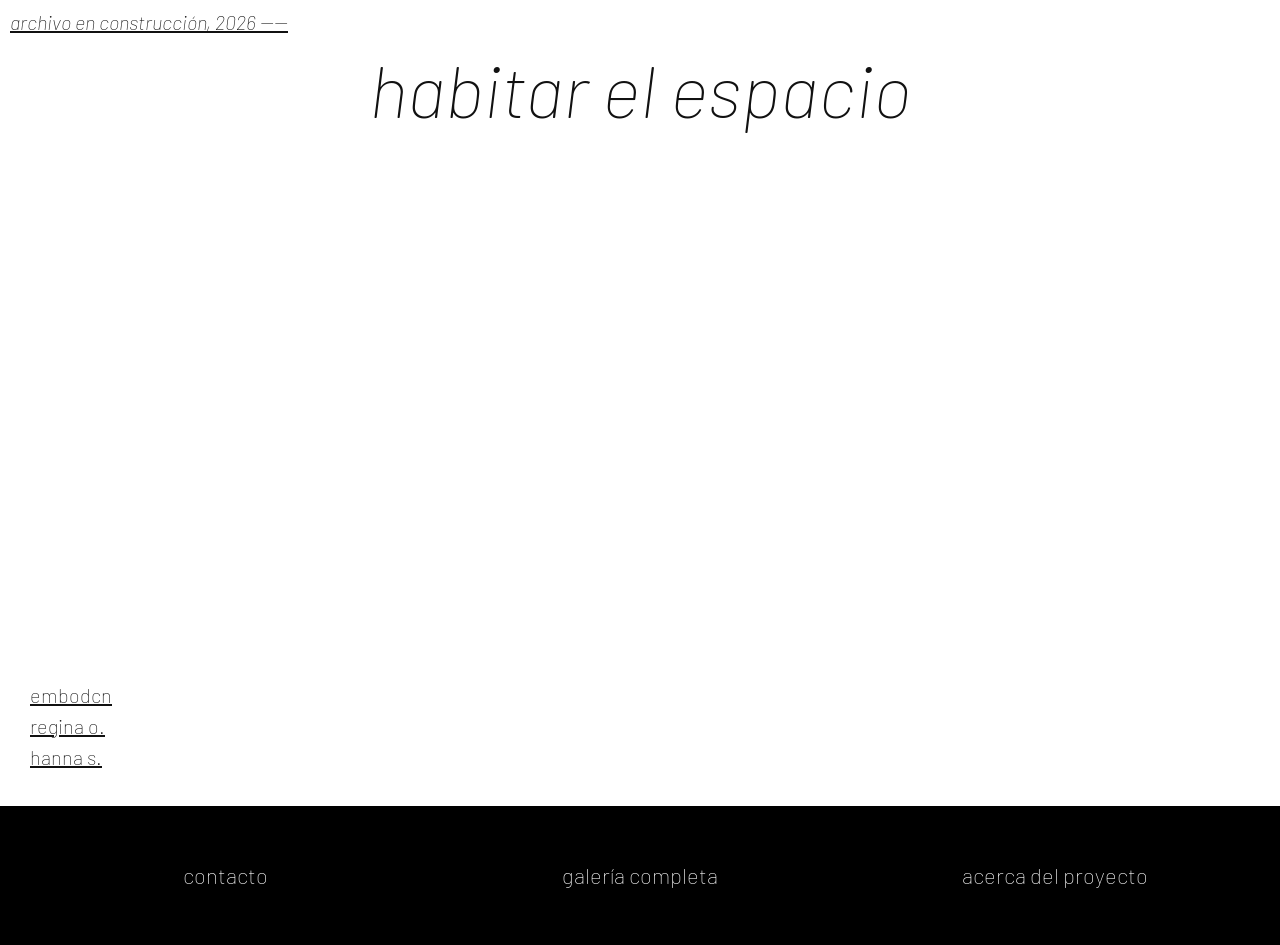
<file: index.html>
<!doctype html>
<html lang="es">
<head>
  <meta charset="UTF-8">
  <meta name="viewport" content="width=device-width, initial-scale=1.0">
  <title>habitarelespacio.org</title>
  <link rel="preconnect" href="https://fonts.googleapis.com">
  <link rel="preconnect" href="https://fonts.gstatic.com" crossorigin>
  <link href="https://fonts.googleapis.com/css2?family=Barlow:ital,wght@0,100;1,300;1,500&display=swap" rel="stylesheet">
  <link rel="stylesheet" href="./styles.css">
  <link rel="icon" type="image/png" href="./assets/favicon.png">
</head>
<body>
  <p class="leyenda-construccion">archivo en construcción, 2026 ----</p>
  <h1>
    <a class="titulo-link" href="./habitandolapalabra/">
      habitar el espacio
    </a>
  </h1>

  <main class="contenedor">
    <section class="mosaico">
      <div class="pieza pieza-01 pieza-top-a" data-pieza="superior izquierda"><img alt="Mosaico superior izquierda"></div>
      <div class="pieza pieza-02 pieza-top-b" data-pieza="superior centro-izquierda"><img alt="Mosaico superior centro-izquierda"></div>
      <div class="pieza pieza-03 pieza-top-c" data-pieza="superior derecha ancha"><img alt="Mosaico superior derecha ancha"></div>
      <div class="pieza pieza-04 pieza-a" data-pieza="medio izquierda"><img alt="Mosaico medio izquierda"></div>
      <div class="pieza pieza-05 pieza-b" data-pieza="medio centro-izquierda"><img alt="Mosaico medio centro-izquierda"></div>
      <div class="pieza pieza-06 pieza-c" data-pieza="columna centro-derecha"><img alt="Mosaico columna centro-derecha"></div>
      <div class="pieza pieza-07 pieza-d" data-pieza="columna derecha"><img alt="Mosaico columna derecha"></div>
      <div class="pieza pieza-08 pieza-e" data-pieza="inferior izquierda ancha"><img alt="Mosaico inferior izquierda ancha"></div>
    </section>
  </main>

  <ul class="nombres">
    <li><a href="./retrato.com/personas/embodcn.html">embodcn</a></li>
    <li><a href="./retrato.com/personas/regina-o.html">regina o.</a></li>
    <li><a href="./retrato.com/personas/hanna-s.html">hanna s.</a></li>
  </ul>

  <section class="seccion-inferior" id="contacto">
    <a href="#contacto">contacto</a>
    <a href="./retrato.com/index.html">galería completa</a>
    <a href="./habitandolapalabra/index.html">acerca del proyecto</a>
  </section>

  <script src="./script.js"></script>
</body>
</html>
</file>
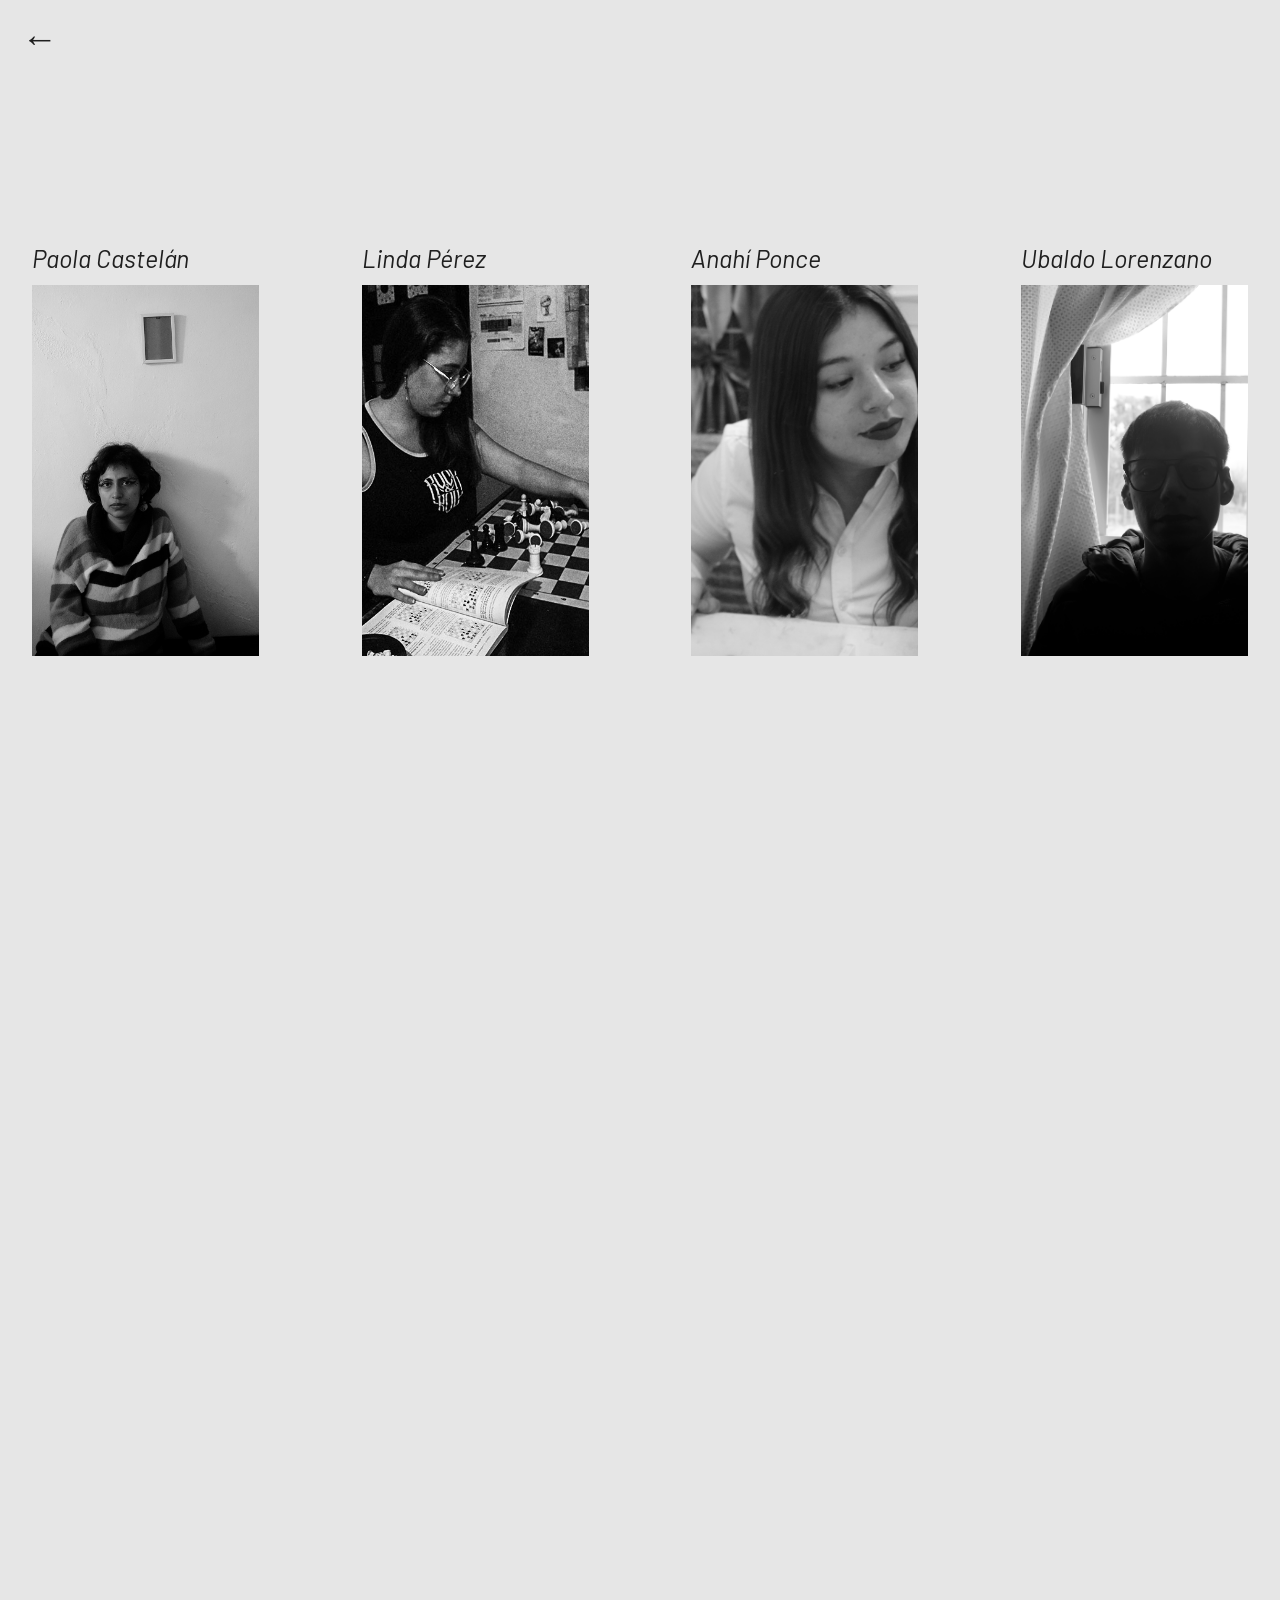
<file: Habitarelespacioversion1.1/1/retrato.com/index.html>
﻿<!doctype html>
<html lang="es">
<head>
  <meta charset="UTF-8">
  <meta name="viewport" content="width=device-width, initial-scale=1.0">
  <title>habitarelespacio/retrato.com</title>
  <link rel="preconnect" href="https://fonts.googleapis.com">
  <link rel="preconnect" href="https://fonts.gstatic.com" crossorigin>
  <link href="https://fonts.googleapis.com/css2?family=Barlow:ital,wght@0,100;1,300;1,500;1,700&display=swap" rel="stylesheet">
  <link rel="icon" type="image/png" href="../assets/favicon.png">
  <style>
    * {
      box-sizing: border-box;
    }

    body {
      margin: 0;
      min-height: 100vh;
      background: #e6e6e6;
      color: #1f1f1f;
      font-family: "Barlow", Arial, sans-serif;
      font-weight: 300;
      overflow-y: auto;
      overflow-x: hidden;
    }

    .pagina {
      width: 100%;
      max-width: 100%;
      margin: 0 auto;
      padding: 0;
    }

    .volver {
      position: fixed;
      top: 16px;
      left: 18px;
      display: inline-flex;
      align-items: center;
      justify-content: center;
      width: 42px;
      height: 42px;
      margin-bottom: 0;
      color: #1f1f1f;
      text-decoration: none;
      line-height: 1;
      z-index: 20;
      user-select: none;
    }

    .volver-flecha {
      font-size: 36px;
      font-style: italic;
      line-height: 1;
    }
    .escena {
      position: fixed;
      inset: 0;
      display: flex;
      align-items: center;
      justify-content: center;
      padding: 0 clamp(14px, 3vw, 32px);
      opacity: 0;
      visibility: hidden;
      pointer-events: none;
      transition: opacity 0.2s ease, visibility 0.2s ease;
    }

    .escena.activa {
      opacity: 1;
      visibility: visible;
      pointer-events: auto;
    }

    .espacio-scroll {
      height: 200vh;
    }

    .galeria {
      --tarjeta-max: 284px;
      --tarjeta-min: 210px;
      --espacio: clamp(24px, 8vw, 110px);
      display: grid;
      grid-template-columns: repeat(4, minmax(var(--tarjeta-min), var(--tarjeta-max)));
      gap: var(--espacio);
      width: min(100%, calc((4 * var(--tarjeta-max)) + (3 * var(--espacio))));
      margin: 0 auto;
      justify-content: center;
      align-items: start;
    }

    .retrato {
      margin: 0;
      width: 100%;
      max-width: 284px;
      justify-self: center;
    }

    .retrato-lugar {
      margin: 0 0 12px;
      font-size: clamp(22px, 2.2vw, 25px);
      font-style: italic;
      font-weight: 400;
      line-height: 1.15;
      white-space: normal;
      overflow-wrap: anywhere;
    }

    .retrato-marco {
      position: relative;
      width: 100%;
      aspect-ratio: 284 / 463;
      overflow: hidden;
      background: #d6d6d6;
    }

    .retrato-link {
      display: block;
      text-decoration: none;
      color: inherit;
    }

    .retrato-marco img {
      width: 100%;
      height: 100%;
      object-fit: cover;
      display: block;
      filter: grayscale(1);
    }

    @media (max-width: 1170px) {
      .galeria {
        grid-template-columns: repeat(3, minmax(190px, var(--tarjeta-max)));
        width: min(100%, calc((3 * var(--tarjeta-max)) + (2 * var(--espacio))));
      }
    }

    @media (max-width: 760px) {
      .galeria {
        grid-template-columns: repeat(2, minmax(180px, var(--tarjeta-max)));
        width: min(100%, calc((2 * var(--tarjeta-max)) + var(--espacio)));
      }
    }

    @media (max-width: 560px) {
      .galeria {
        grid-template-columns: minmax(0, var(--tarjeta-max));
        width: 100%;
      }

      .retrato-lugar {
        font-size: clamp(24px, 7vw, 28px);
      }
    }
  </style>
</head>
<body>
  <main class="pagina">
    <a class="volver" href="../index.html" aria-label="volver a la pagina anterior" onclick="if (window.history.length > 1) { event.preventDefault(); window.history.back(); }">
      <span class="volver-flecha" aria-hidden="true">&larr;</span>
    </a>

    <section class="escena activa" id="escena-1" aria-label="retratos bloque uno">
      <section class="galeria" aria-label="retratos bloque uno">
        <figure class="retrato">
          <p class="retrato-lugar">Paola Castel&aacute;n</p>
          <a class="retrato-link" href="./personas/Paola.html">
            <div class="retrato-marco">
              <img src="./media/personas/paola/retrato.jpg" alt="Retrato de Paola Castel&aacute;n">
            </div>
          </a>
        </figure>

        <figure class="retrato">
          <p class="retrato-lugar">Linda P&eacute;rez</p>
          <a class="retrato-link" href="./personas/Linda.html">
            <div class="retrato-marco">
              <img src="./media/personas/linda/retrato.jpg" alt="Retrato de Linda P&eacute;rez">
            </div>
          </a>
        </figure>

        <figure class="retrato">
          <p class="retrato-lugar">Anah&iacute; Ponce</p>
          <a class="retrato-link" href="./personas/Anahi.html">
            <div class="retrato-marco">
              <img src="./media/personas/anahi/retrato.jpg" alt="Retrato de Anah&iacute; Ponce">
            </div>
          </a>
        </figure>

        <figure class="retrato">
          <p class="retrato-lugar">Ubaldo Lorenzano </p>
          <a class="retrato-link" href="./personas/Ubaldo.html">
            <div class="retrato-marco">
              <img src="./media/personas/ubaldo/retrato.jpg" alt="Retrato de Ubaldo Lorenzano">
            </div>
          </a>
        </figure>
      </section>
    </section>

    <section class="escena" id="escena-2" aria-label="retratos bloque dos">
      <section class="galeria" aria-label="retratos bloque dos">
        <figure class="retrato">
          <p class="retrato-lugar">Samuel Castro</p>
          <a class="retrato-link" href="./personas/Samuel.html">
            <div class="retrato-marco">
              <img src="./media/personas/samuel/retrato.jpg" alt="Retrato de Samuel Castro">
            </div>
          </a>
        </figure>

        <figure class="retrato">
          <p class="retrato-lugar">Regina O.</p>
          <a class="retrato-link" href="./personas/regina-o.html">
            <div class="retrato-marco">
              <img src="./media/personas/regina-o/retrato.jpg" alt="Retrato de Regina O.">
            </div>
          </a>
        </figure>

        <figure class="retrato">
          <p class="retrato-lugar">Hanna S.</p>
          <a class="retrato-link" href="./personas/hanna-s.html">
            <div class="retrato-marco">
              <img src="./media/personas/hanna-s/retrato.jpg" alt="Retrato de Hanna S.">
            </div>
          </a>
        </figure>

        <figure class="retrato">
          <p class="retrato-lugar">Colectivo.</p>
          <a class="retrato-link" href="./personas/colectivo.html">
            <div class="retrato-marco">
              <img src="./media/personas/colectivo/retrato.jpg" alt="Retrato del colectivo.">
            </div>
          </a>
        </figure>
      </section>
    </section>

    <div class="espacio-scroll" aria-hidden="true"></div>
  </main>
  <script>
    var escenaUno = document.getElementById('escena-1');
    var escenaDos = document.getElementById('escena-2');

    function actualizarEscena() {
      var umbral = window.innerHeight * 0.55;

      if (window.scrollY >= umbral) {
        escenaUno.className = 'escena';
        escenaDos.className = 'escena activa';
      } else {
        escenaUno.className = 'escena activa';
        escenaDos.className = 'escena';
      }
    }

    window.addEventListener('scroll', actualizarEscena);
    window.addEventListener('resize', actualizarEscena);
    actualizarEscena();
  </script>
</body>
</html>
</file>
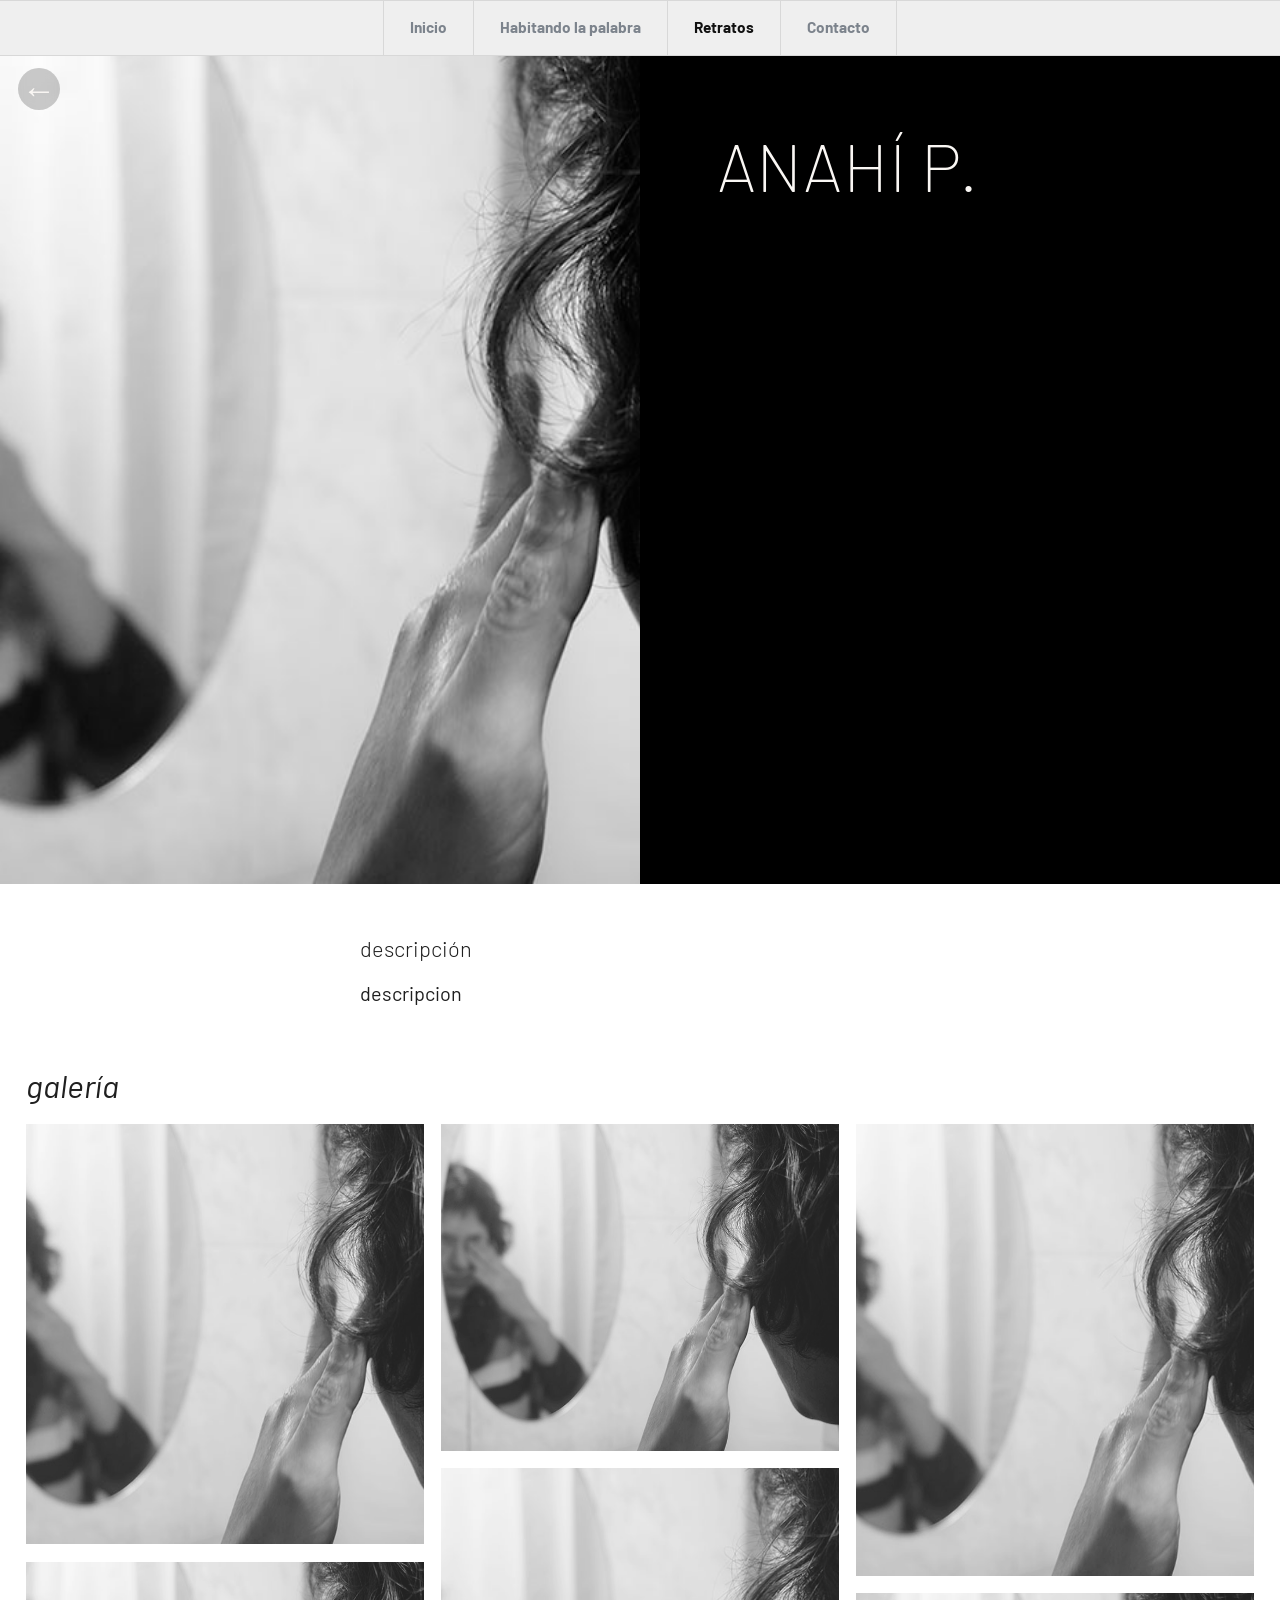
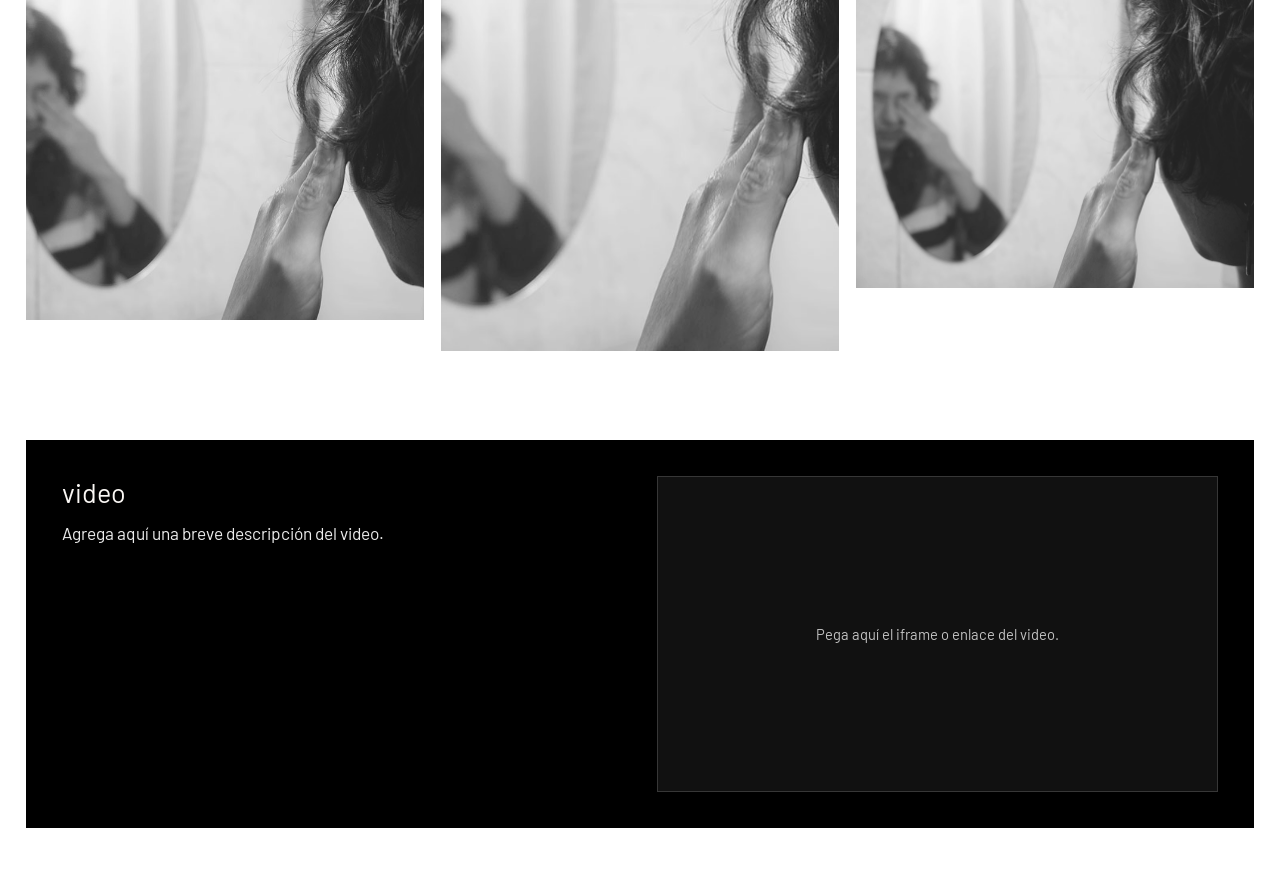
<file: retrato.com/personas/anahi-p.html>
<!doctype html>
<html lang="es">
<head>
  <meta charset="UTF-8">
  <meta name="viewport" content="width=device-width, initial-scale=1.0">
  <title>Anah&iacute; P. | retrato.com</title>
  <link rel="icon" type="image/png" href="../../assets/favicon.png">
  <link rel="preconnect" href="https://fonts.googleapis.com">
  <link rel="preconnect" href="https://fonts.gstatic.com" crossorigin>
  <link href="https://fonts.googleapis.com/css2?family=Barlow:ital,wght@0,100;1,300;1,500;1,700&display=swap" rel="stylesheet">
  <link rel="stylesheet" href="./detalle.css">
  <link rel="stylesheet" href="../../menu.css">
</head>
<body>
  <nav class="menu-principal" aria-label="menu principal">
    <ul class="menu-lista">
      <li class="menu-item"><a class="menu-link" href="../../index.html">Inicio</a></li>
      <li class="menu-item"><a class="menu-link" href="../../habitandolapalabra/index.html">Habitando la palabra</a></li>
      <li class="menu-item"><a class="menu-link activo" href="../index.html">Retratos</a></li>
      <li class="menu-item"><a class="menu-link" href="../../index.html#contacto">Contacto</a></li>
    </ul>
  </nav>

  <a class="volver" href="../index.html" aria-label="volver a la pagina anterior">
    <span class="volver-flecha" aria-hidden="true">&larr;</span>
  </a>

  <main class="detalle">
    <section class="detalle-hero">
      <div class="detalle-media">
        <figure class="detalle-imagen">
          <img src="../../assets/imagen-03.jpg" alt="Retrato de Anah&iacute; P.">
        </figure>
      </div>

      <section class="detalle-contenido">
        <h1 class="detalle-nombre">Anah&iacute; P.</h1>
      </section>
    </section>

    <section class="detalle-info">
      <h2>descripci&oacute;n</h2>
      <p>descripcion</p>
    </section>

    <section class="detalle-galeria" aria-label="galeria de Anah&iacute; P.">
      <h2 class="detalle-galeria-titulo">galer&iacute;a</h2>
      <div class="detalle-galeria-carrusel">
        <div class="detalle-galeria-viewport">
          <div class="detalle-galeria-pista">
            <figure class="detalle-galeria-item"><img src="../../assets/imagen-03.jpg" alt="Galeria de Anah&iacute; P."></figure>
          </div>
        </div>
      </div>
    </section>

    <section class="detalle-extra" aria-label="descripcion y reproductor">
      <div class="detalle-extra-texto">
        <h2>video</h2>
        <p>Agrega aqu&iacute; una breve descripci&oacute;n del video.</p>
      </div>
      <div class="detalle-extra-media">
        <div class="detalle-embed detalle-embed-placeholder">
          <p>Pega aqu&iacute; el iframe o enlace del video.</p>
        </div>
      </div>
    </section>
  </main>
  <script src="../../menu.js"></script>
  <script src="./galeria.js"></script>
</body>
</html>
</file>
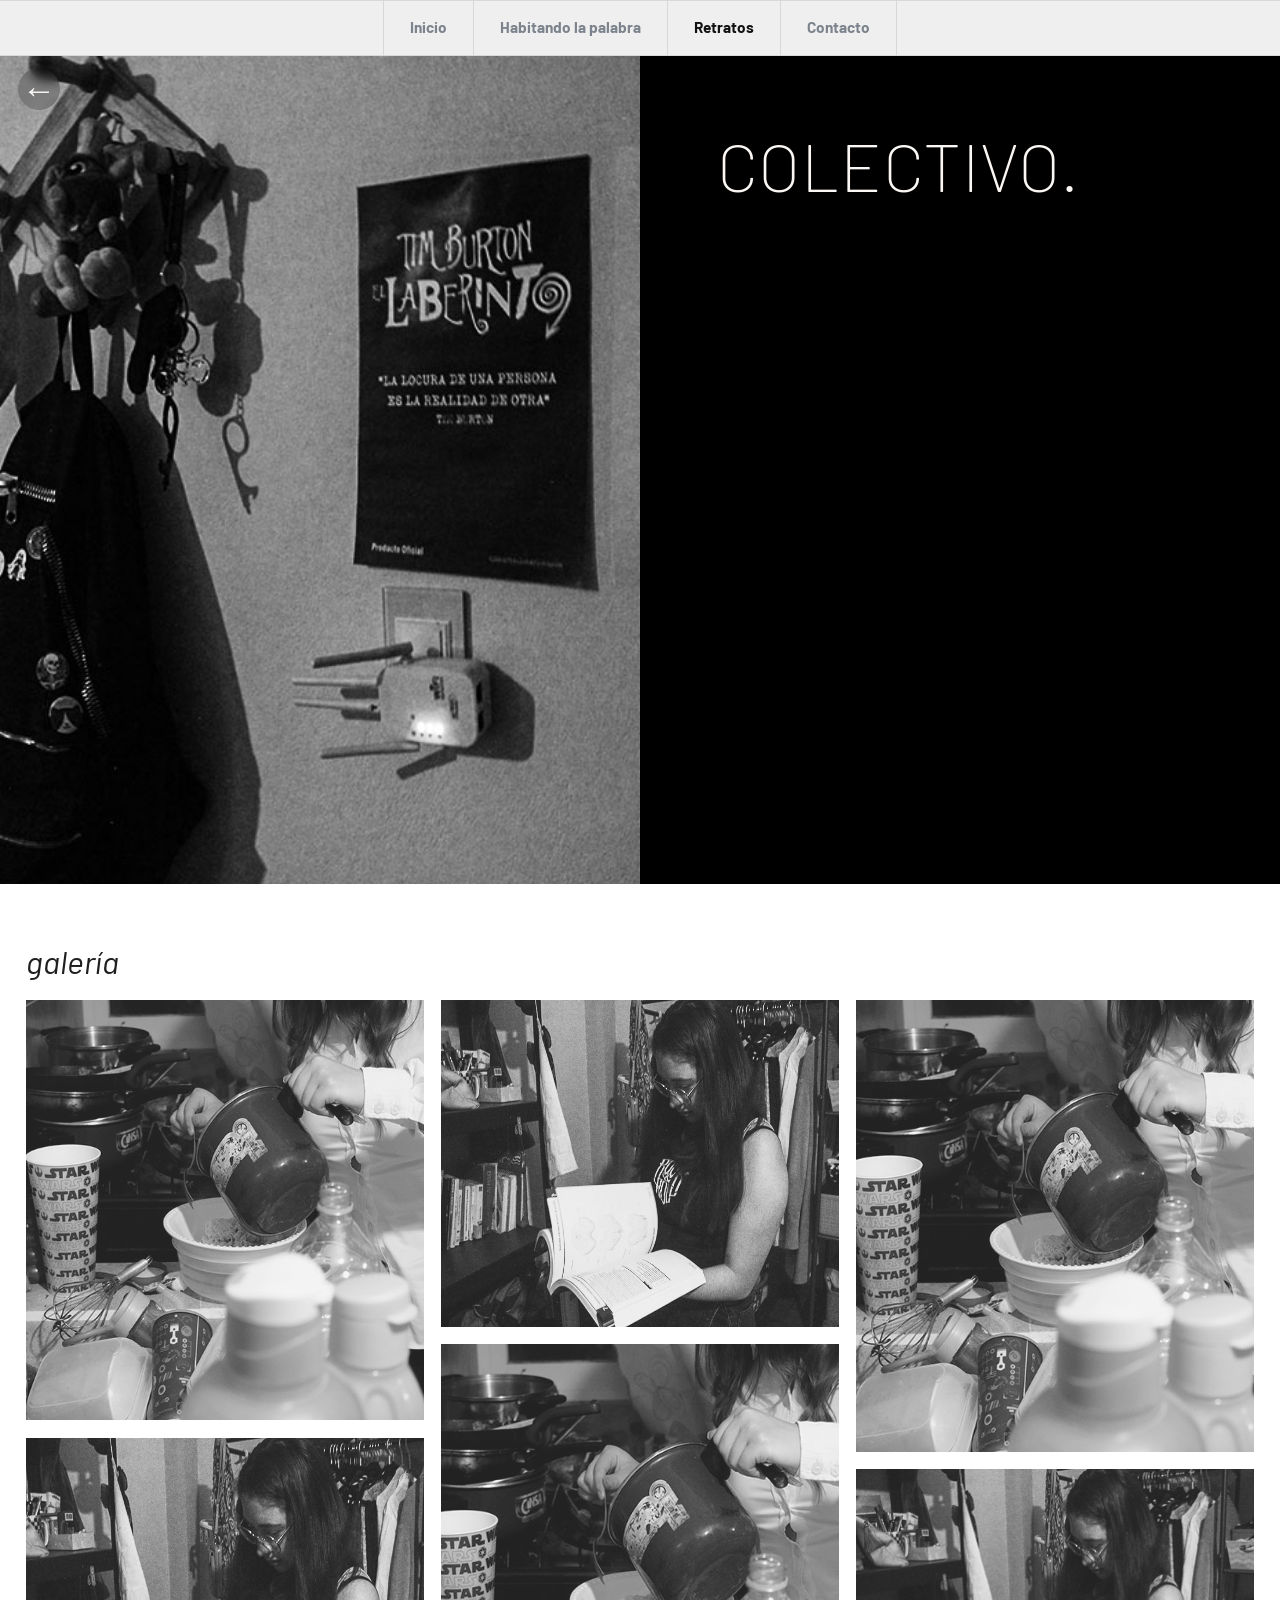
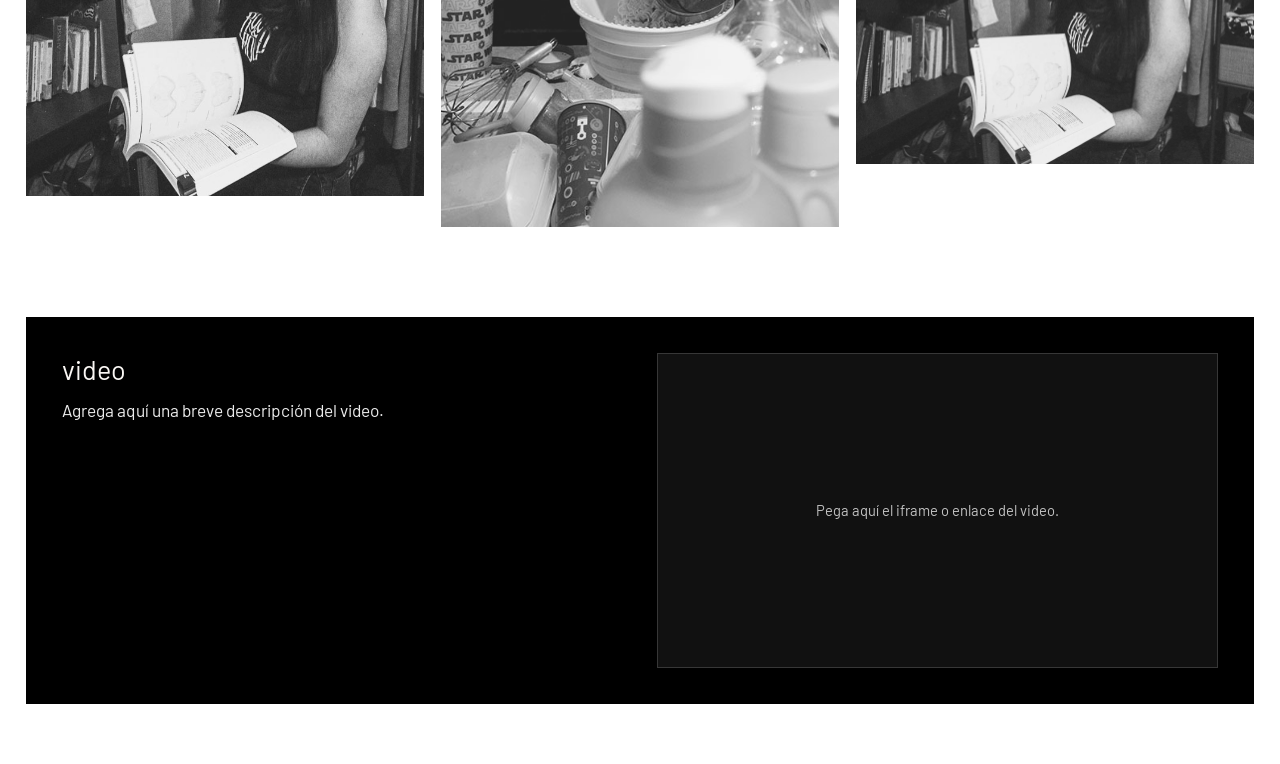
<file: retrato.com/personas/colectivo.html>
<!doctype html>
<html lang="es">
<head>
  <meta charset="UTF-8">
  <meta name="viewport" content="width=device-width, initial-scale=1.0">
  <title>Colectivo | retrato.com</title>
  <link rel="icon" type="image/png" href="../../assets/favicon.png">
  <link rel="preconnect" href="https://fonts.googleapis.com">
  <link rel="preconnect" href="https://fonts.gstatic.com" crossorigin>
  <link href="https://fonts.googleapis.com/css2?family=Barlow:ital,wght@0,100;1,300;1,500;1,700&display=swap" rel="stylesheet">
  <link rel="stylesheet" href="./detalle.css">
  <link rel="stylesheet" href="../../menu.css">
</head>
<body>
  <nav class="menu-principal" aria-label="menu principal">
    <ul class="menu-lista">
      <li class="menu-item"><a class="menu-link" href="../../index.html">Inicio</a></li>
      <li class="menu-item"><a class="menu-link" href="../../habitandolapalabra/index.html">Habitando la palabra</a></li>
      <li class="menu-item"><a class="menu-link activo" href="../index.html">Retratos</a></li>
      <li class="menu-item"><a class="menu-link" href="../../index.html#contacto">Contacto</a></li>
    </ul>
  </nav>

  <a class="volver" href="../index.html" aria-label="volver a la pagina anterior">
    <span class="volver-flecha" aria-hidden="true">&larr;</span>
  </a>

  <main class="detalle">
    <section class="detalle-hero">
      <div class="detalle-media">
        <figure class="detalle-imagen">
          <img src="../media/personas/colectivo/imagen_principal.jpg" alt="Retrato del colectivo.">
        </figure>
      </div>

      <section class="detalle-contenido">
        <h1 class="detalle-nombre">Colectivo.</h1>
      </section>
    </section>

    <section class="detalle-galeria" aria-label="galeria del colectivo">
      <h2 class="detalle-galeria-titulo">galer&iacute;a</h2>
      <div class="detalle-galeria-carrusel">
        <div class="detalle-galeria-viewport">
          <div class="detalle-galeria-pista">
            <figure class="detalle-galeria-item"><img src="../media/personas/colectivo/galeria_1.jpg" alt="Galeria 1 de Colectivo."></figure>
            <figure class="detalle-galeria-item"><img src="../media/personas/colectivo/galeria_2.jpg" alt="Galeria 2 de Colectivo."></figure>
          </div>
        </div>
      </div>
    </section>

    <section class="detalle-extra" aria-label="descripcion y reproductor">
      <div class="detalle-extra-texto">
        <h2>video</h2>
        <p>Agrega aqu&iacute; una breve descripci&oacute;n del video.</p>
      </div>
      <div class="detalle-extra-media">
        <div class="detalle-embed detalle-embed-placeholder">
          <p>Pega aqu&iacute; el iframe o enlace del video.</p>
        </div>
      </div>
    </section>
  
  </main>
  <script src="../../menu.js"></script>
  <script src="./galeria.js"></script>
</body>
</html>
</file>
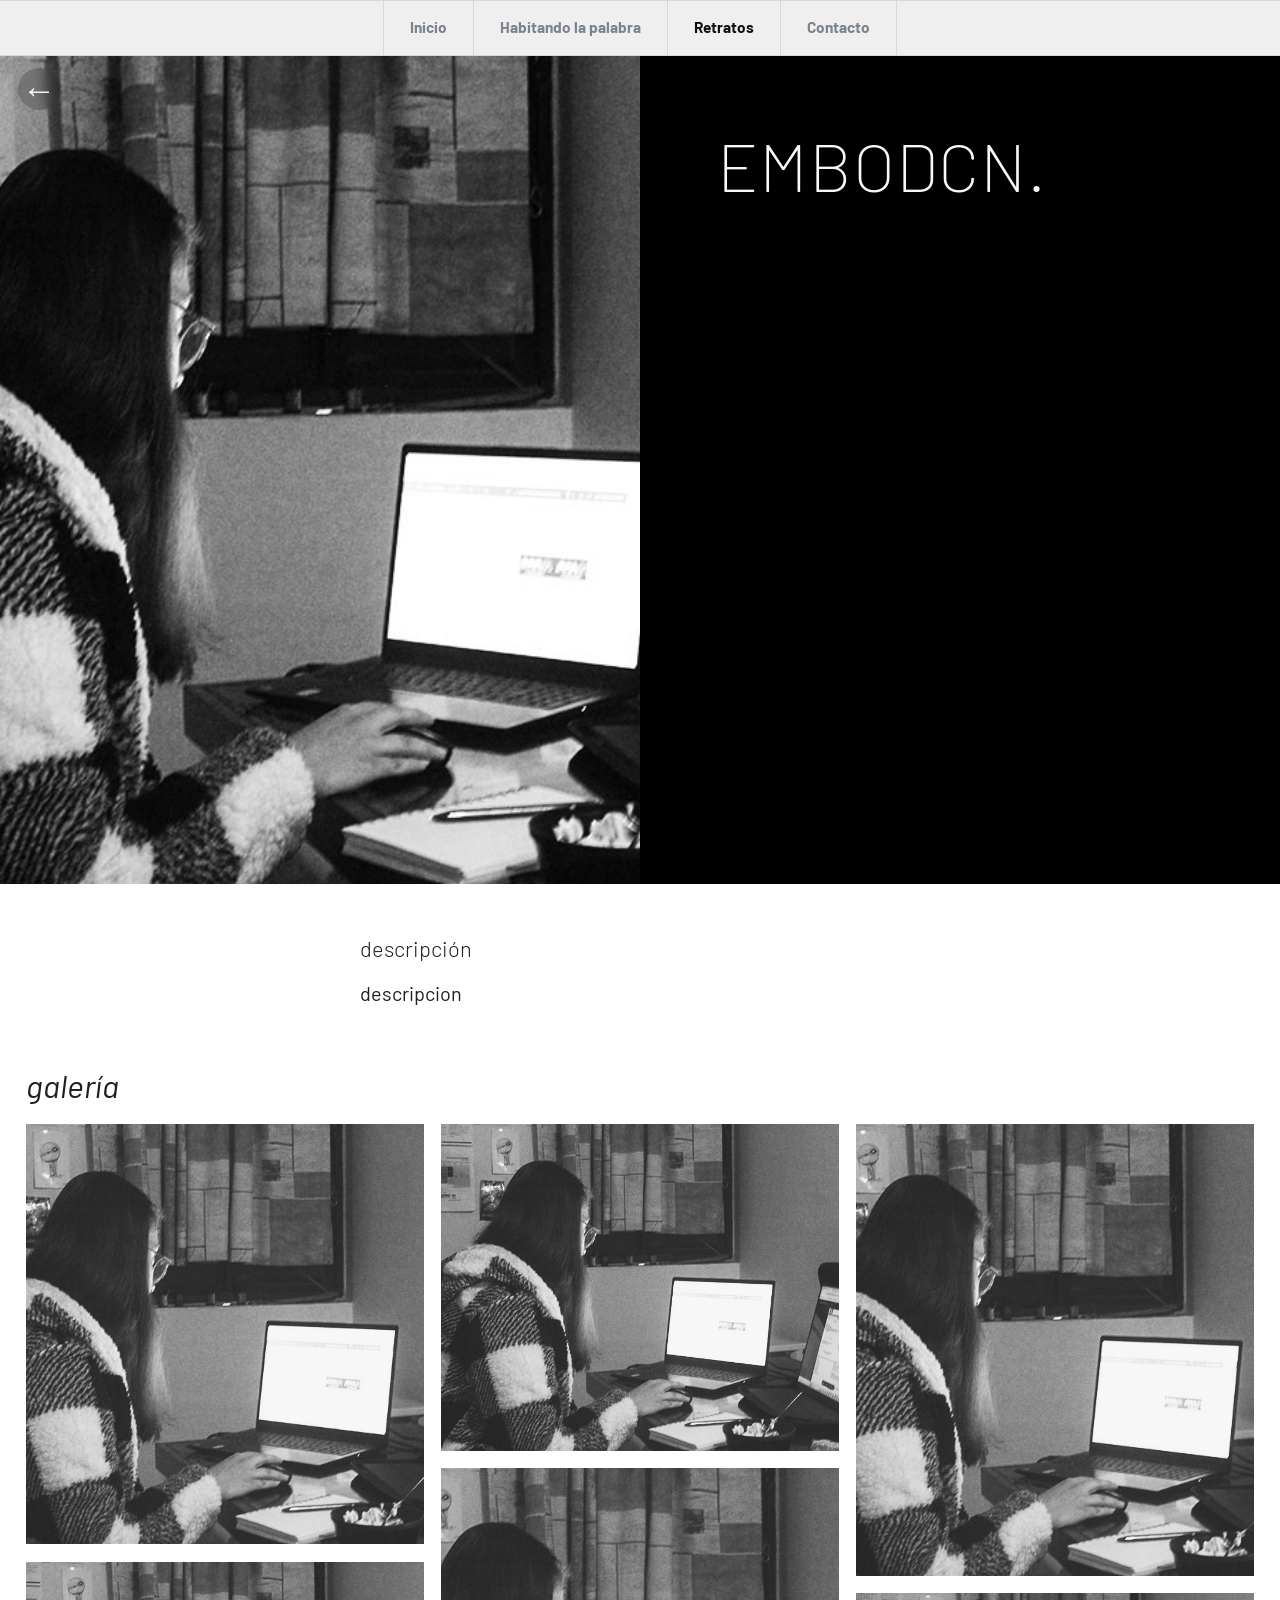
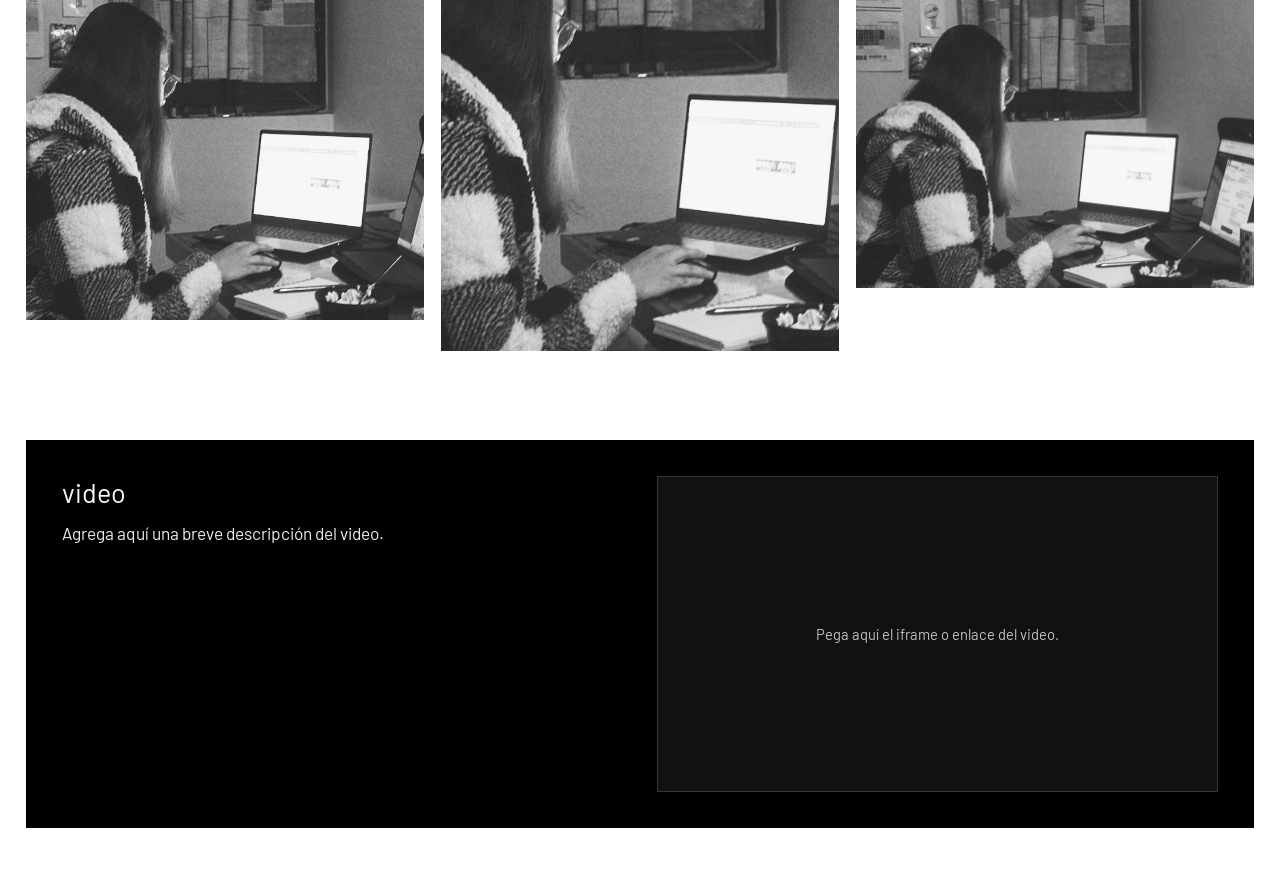
<file: retrato.com/personas/embodcn.html>
<!doctype html>
<html lang="es">
<head>
  <meta charset="UTF-8">
  <meta name="viewport" content="width=device-width, initial-scale=1.0">
  <title>Embodcn | retrato.com</title>
  <link rel="icon" type="image/png" href="../../assets/favicon.png">
  <link rel="preconnect" href="https://fonts.googleapis.com">
  <link rel="preconnect" href="https://fonts.gstatic.com" crossorigin>
  <link href="https://fonts.googleapis.com/css2?family=Barlow:ital,wght@0,100;1,300;1,500;1,700&display=swap" rel="stylesheet">
  <link rel="stylesheet" href="./detalle.css">
  <link rel="stylesheet" href="../../menu.css">
</head>
<body>
  <nav class="menu-principal" aria-label="menu principal">
    <ul class="menu-lista">
      <li class="menu-item"><a class="menu-link" href="../../index.html">Inicio</a></li>
      <li class="menu-item"><a class="menu-link" href="../../habitandolapalabra/index.html">Habitando la palabra</a></li>
      <li class="menu-item"><a class="menu-link activo" href="../index.html">Retratos</a></li>
      <li class="menu-item"><a class="menu-link" href="../../index.html#contacto">Contacto</a></li>
    </ul>
  </nav>

  <a class="volver" href="../index.html" aria-label="volver a la pagina anterior">
    <span class="volver-flecha" aria-hidden="true">&larr;</span>
  </a>

  <main class="detalle">
    <section class="detalle-hero">
      <div class="detalle-media">
        <figure class="detalle-imagen">
          <img src="../../assets/imagen-04.jpg" alt="Retrato de Embodcn.">
        </figure>
      </div>

      <section class="detalle-contenido">
        <h1 class="detalle-nombre">Embodcn.</h1>
      </section>
    </section>

    <section class="detalle-info">
      <h2>descripci&oacute;n</h2>
      <p>descripcion</p>
    </section>

    <section class="detalle-galeria" aria-label="galeria de Embodcn.">
      <h2 class="detalle-galeria-titulo">galer&iacute;a</h2>
      <div class="detalle-galeria-carrusel">
        <div class="detalle-galeria-viewport">
          <div class="detalle-galeria-pista">
            <figure class="detalle-galeria-item"><img src="../../assets/imagen-04.jpg" alt="Galeria de Embodcn."></figure>
          </div>
        </div>
      </div>
    </section>

    <section class="detalle-extra" aria-label="descripcion y reproductor">
      <div class="detalle-extra-texto">
        <h2>video</h2>
        <p>Agrega aqu&iacute; una breve descripci&oacute;n del video.</p>
      </div>
      <div class="detalle-extra-media">
        <div class="detalle-embed detalle-embed-placeholder">
          <p>Pega aqu&iacute; el iframe o enlace del video.</p>
        </div>
      </div>
    </section>
  </main>
  <script src="../../menu.js"></script>
  <script src="./galeria.js"></script>
</body>
</html>
</file>
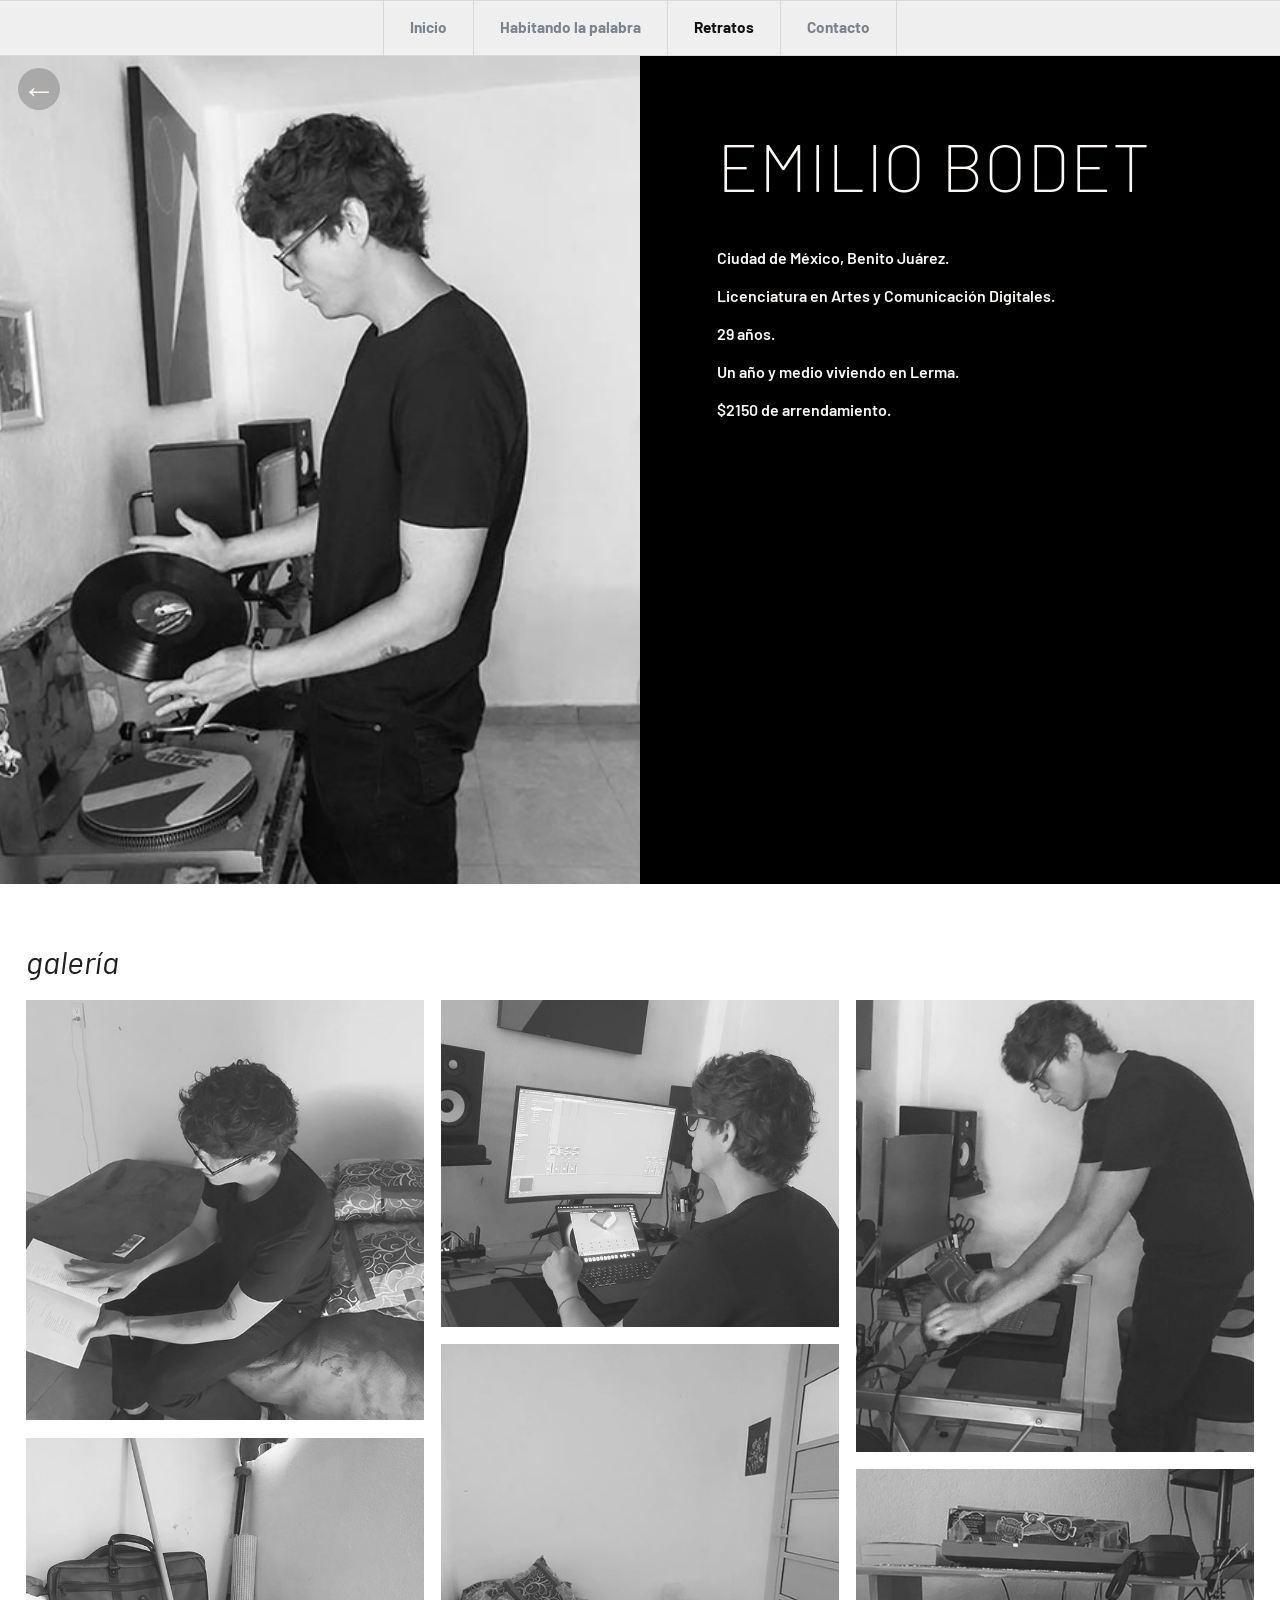
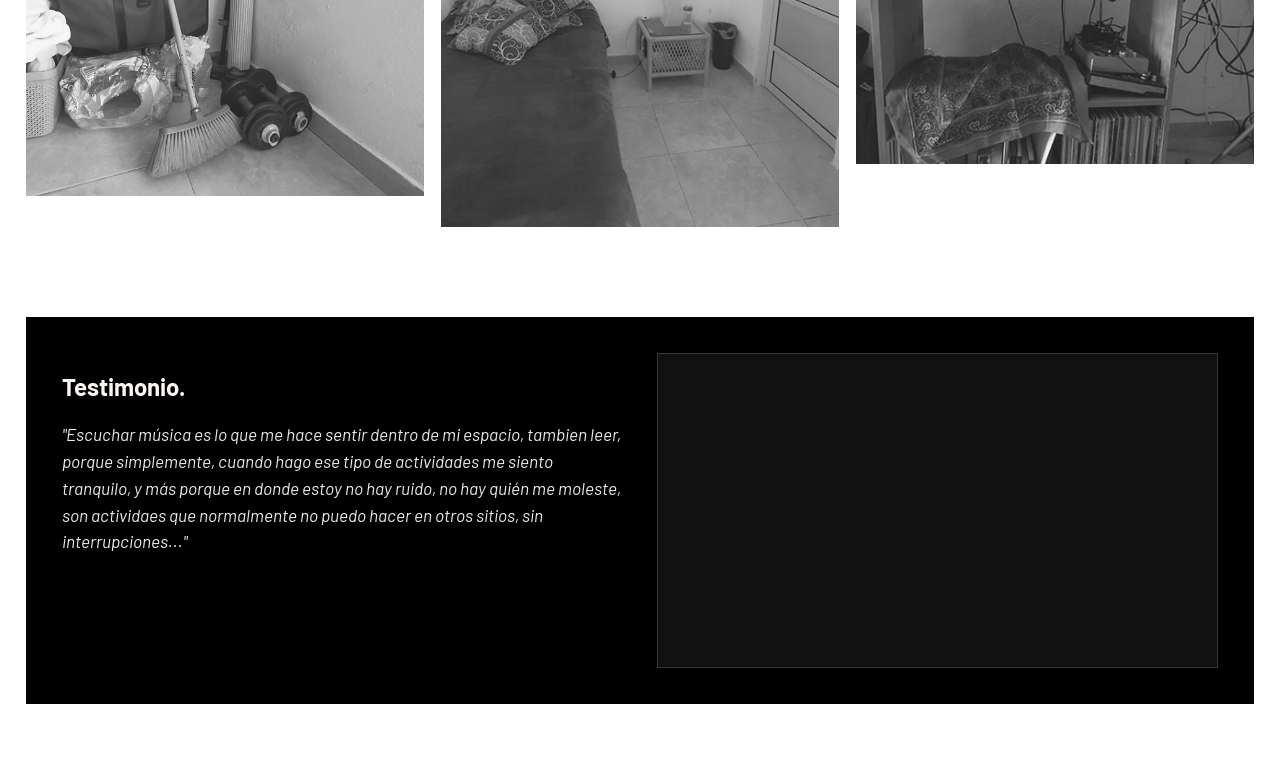
<file: retrato.com/personas/Emilio.html>
<!doctype html>
<html lang="es">
<head>
  <meta charset="UTF-8">
  <meta name="viewport" content="width=device-width, initial-scale=1.0">
  <title>Emilio Bodet | Testimonio </title>
  <link rel="icon" type="image/png" sizes="1024x1024" href="../../assets/favicon.png?v=2">
  <link rel="shortcut icon" href="../../assets/favicon.png?v=2">
  <link rel="apple-touch-icon" href="../../assets/favicon.png?v=2">
  <link rel="preconnect" href="https://fonts.googleapis.com">
  <link rel="preconnect" href="https://fonts.gstatic.com" crossorigin>
  <link href="https://fonts.googleapis.com/css2?family=Barlow:ital,wght@0,100;1,300;1,500;1,700&display=swap" rel="stylesheet">
  <link rel="stylesheet" href="./detalle.css">
  <link rel="stylesheet" href="../../menu.css">
</head>
<body>
  <nav class="menu-principal" aria-label="menu principal">
    <ul class="menu-lista">
      <li class="menu-item"><a class="menu-link" href="../../index.html">Inicio</a></li>
      <li class="menu-item"><a class="menu-link" href="../../habitandolapalabra/index.html">Habitando la palabra</a></li>
      <li class="menu-item"><a class="menu-link activo" href="../index.html">Retratos</a></li>
      <li class="menu-item"><a class="menu-link" href="../../index.html#contacto">Contacto</a></li>
    </ul>
  </nav>

  <a class="volver" href="../index.html" aria-label="volver a la pagina anterior">
    <span class="volver-flecha" aria-hidden="true">&larr;</span>
  </a>

  <main class="detalle">
    <section class="detalle-hero">
      <div class="detalle-media">
        <figure class="detalle-imagen">
          <img src="../media/personas/emilio/fotoE1.jpg" alt="Retrato de Emilio Bodet.">
        </figure>
      </div>

      <section class="detalle-contenido">
        <h1 class="detalle-nombre">Emilio Bodet</h1>
        <p style="font-weight: 600;">Ciudad de México, Benito Juárez.<br><br>Licenciatura en Artes y Comunicación Digitales.<br><br>29 años.<br><br>Un año y medio viviendo en Lerma. <br><br>$2150 de arrendamiento.</p>
      </section>
    </section>

    <section class="detalle-galeria" aria-label="galeria de Emilio Bodet">
      <h2 class="detalle-galeria-titulo">galería</h2>
      <div class="detalle-galeria-carrusel">
        <div class="detalle-galeria-viewport">
          <div class="detalle-galeria-pista">
            <figure class="detalle-galeria-item"><img src="../media/personas/emilio/fotoE2.jpg" alt="Galeria 1 de Regina O."></figure>
            <figure class="detalle-galeria-item"><img src="../media/personas/emilio/fotoE3.jpg" alt="Galeria 2 de Regina O."></figure>
            <figure class="detalle-galeria-item"><img src="../media/personas/emilio/fotoE4.jpg" alt="Galeria 3 de Regina O."></figure>
            <figure class="detalle-galeria-item"><img src="../media/personas/emilio/fotoE5.jpg" alt="Galeria 4 de Regina O."></figure>
            <figure class="detalle-galeria-item"><img src="../media/personas/emilio/fotoE6.jpg" alt="Galeria 5 de Regina O."></figure>
            <figure class="detalle-galeria-item"><img src="../media/personas/emilio/fotoE7.jpg" alt="Galeria 6 de Regina O."></figure>
        
          </div>
        </div>
      </div>
    </section>

    <section class="detalle-extra" aria-label="descripcion y reproductor">
      <div class="detalle-extra-texto">
        <h1>Testimonio.</h1>
        <p style="font-style: italic;"> "Escuchar música es lo que me hace sentir dentro de mi espacio, tambien leer, porque simplemente, cuando hago ese tipo de actividades me siento tranquilo, y más porque en donde estoy no hay ruido, no hay quién me moleste, son actividaes que normalmente no puedo hacer en otros sitios, sin interrupciones..."</p> 
      </div>
      <div class="detalle-extra-media">
        <div class="detalle-embed detalle-embed-placeholder">
          <iframe width="560" height="315" src="https://www.youtube.com/embed/0fUYopNfkG0?si=GY0y0fKYLQahFjSm" title="YouTube video player" frameborder="0" allow="accelerometer; autoplay; clipboard-write; encrypted-media; gyroscope; picture-in-picture; web-share" referrerpolicy="strict-origin-when-cross-origin" allowfullscreen></iframe>
        </div>
      </div>
    </section>
  
  </main>
  <script src="../../menu.js"></script>
  <script src="./galeria.js"></script>
</body>
</html>
</file>
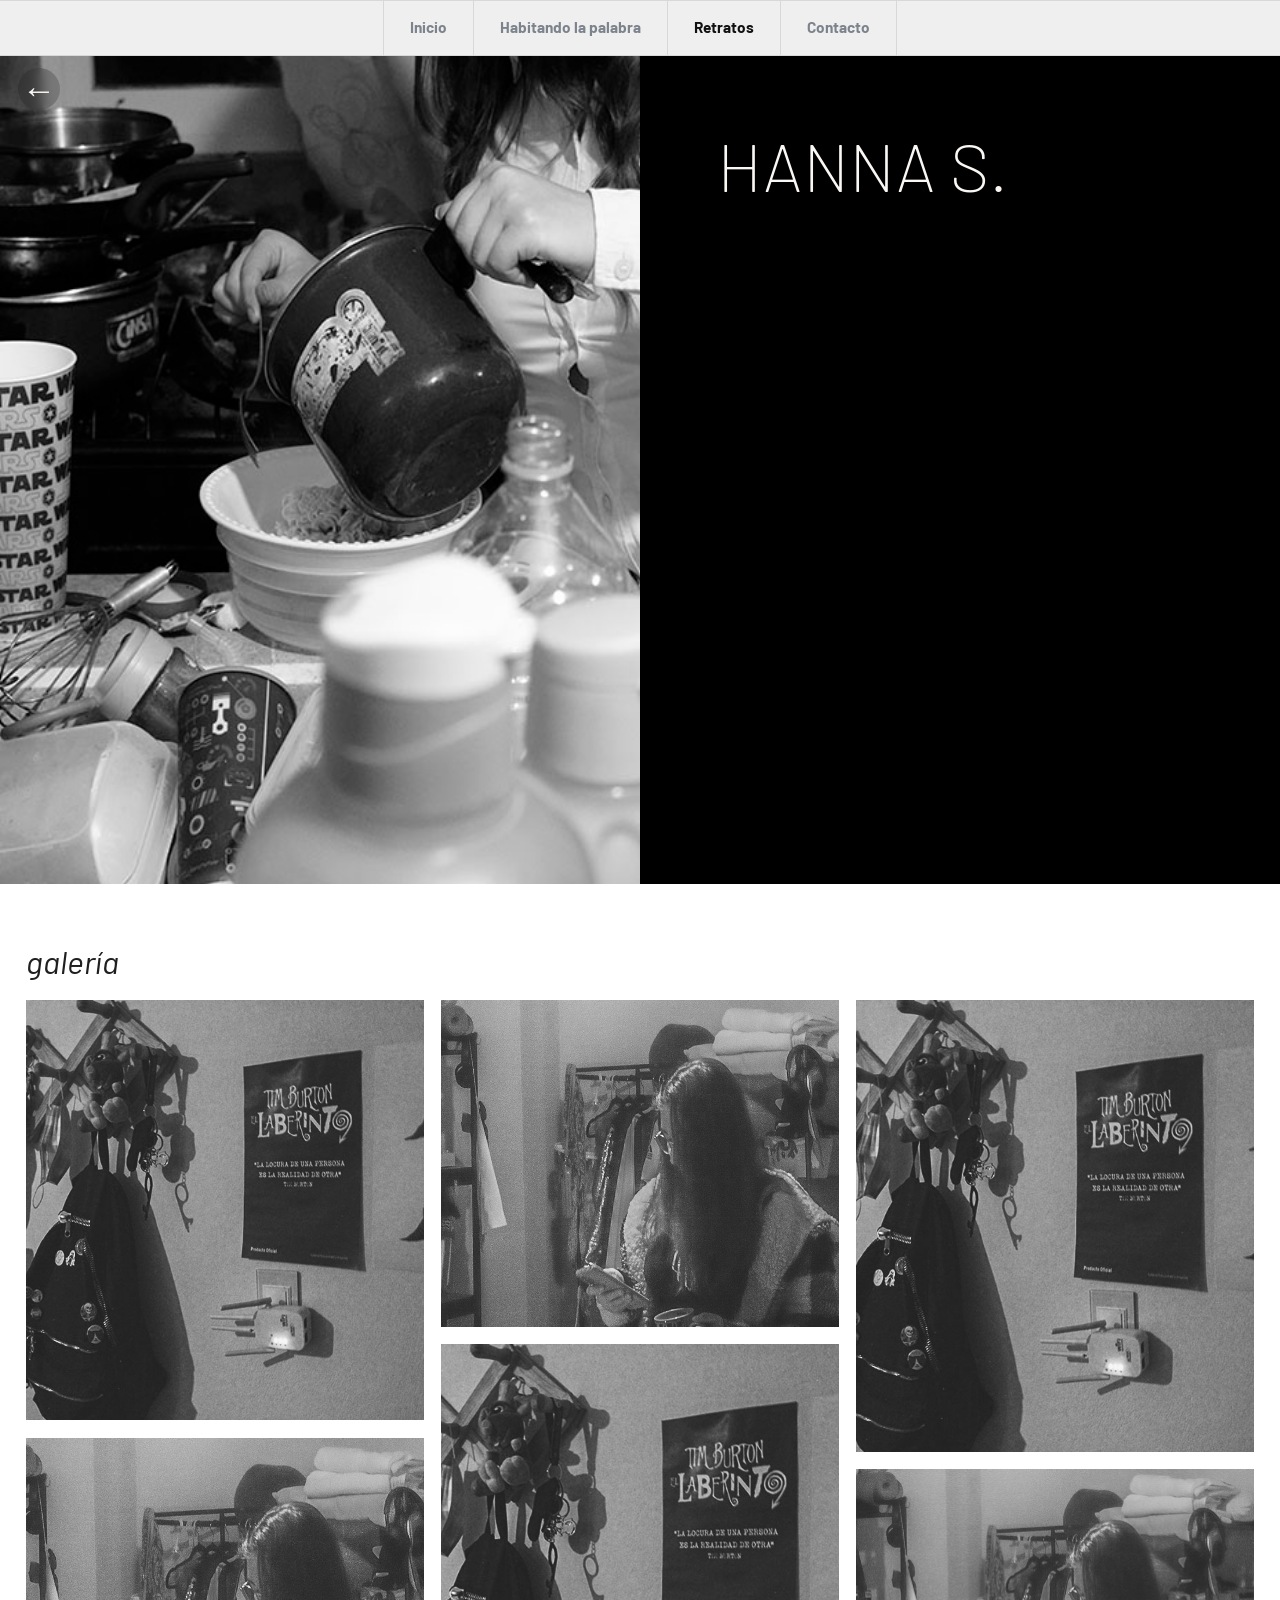
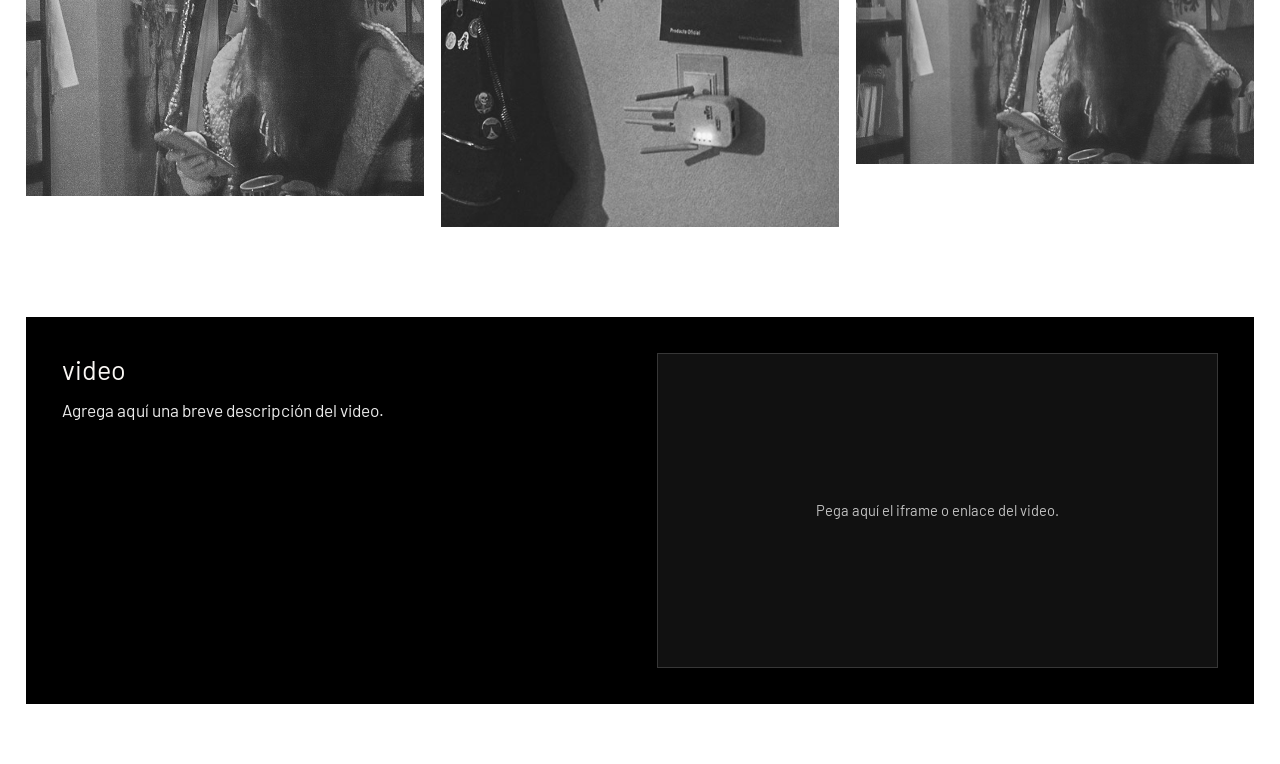
<file: retrato.com/personas/hanna-s.html>
<!doctype html>
<html lang="es">
<head>
  <meta charset="UTF-8">
  <meta name="viewport" content="width=device-width, initial-scale=1.0">
  <title>Hanna S. | retrato.com</title>
  <link rel="icon" type="image/png" href="../../assets/favicon.png">
  <link rel="preconnect" href="https://fonts.googleapis.com">
  <link rel="preconnect" href="https://fonts.gstatic.com" crossorigin>
  <link href="https://fonts.googleapis.com/css2?family=Barlow:ital,wght@0,100;1,300;1,500;1,700&display=swap" rel="stylesheet">
  <link rel="stylesheet" href="./detalle.css">
  <link rel="stylesheet" href="../../menu.css">
</head>
<body>
  <nav class="menu-principal" aria-label="menu principal">
    <ul class="menu-lista">
      <li class="menu-item"><a class="menu-link" href="../../index.html">Inicio</a></li>
      <li class="menu-item"><a class="menu-link" href="../../habitandolapalabra/index.html">Habitando la palabra</a></li>
      <li class="menu-item"><a class="menu-link activo" href="../index.html">Retratos</a></li>
      <li class="menu-item"><a class="menu-link" href="../../index.html#contacto">Contacto</a></li>
    </ul>
  </nav>

  <a class="volver" href="../index.html" aria-label="volver a la pagina anterior">
    <span class="volver-flecha" aria-hidden="true">&larr;</span>
  </a>

  <main class="detalle">
    <section class="detalle-hero">
      <div class="detalle-media">
        <figure class="detalle-imagen">
          <img src="../media/personas/hanna-s/imagen_principal.jpg" alt="Retrato de Hanna S.">
        </figure>
      </div>

      <section class="detalle-contenido">
        <h1 class="detalle-nombre">Hanna S.</h1>
      </section>
    </section>

    <section class="detalle-galeria" aria-label="galeria de Hanna S.">
      <h2 class="detalle-galeria-titulo">galer&iacute;a</h2>
      <div class="detalle-galeria-carrusel">
        <div class="detalle-galeria-viewport">
          <div class="detalle-galeria-pista">
            <figure class="detalle-galeria-item"><img src="../media/personas/hanna-s/galeria_1.jpg" alt="Galeria 1 de Hanna S."></figure>
            <figure class="detalle-galeria-item"><img src="../media/personas/hanna-s/galeria_2.jpg" alt="Galeria 2 de Hanna S."></figure>
          </div>
        </div>
      </div>
    </section>

    <section class="detalle-extra" aria-label="descripcion y reproductor">
      <div class="detalle-extra-texto">
        <h2>video</h2>
        <p>Agrega aqu&iacute; una breve descripci&oacute;n del video.</p>
      </div>
      <div class="detalle-extra-media">
        <div class="detalle-embed detalle-embed-placeholder">
          <p>Pega aqu&iacute; el iframe o enlace del video.</p>
        </div>
      </div>
    </section>
  
  </main>
  <script src="../../menu.js"></script>
  <script src="./galeria.js"></script>
</body>
</html>
</file>
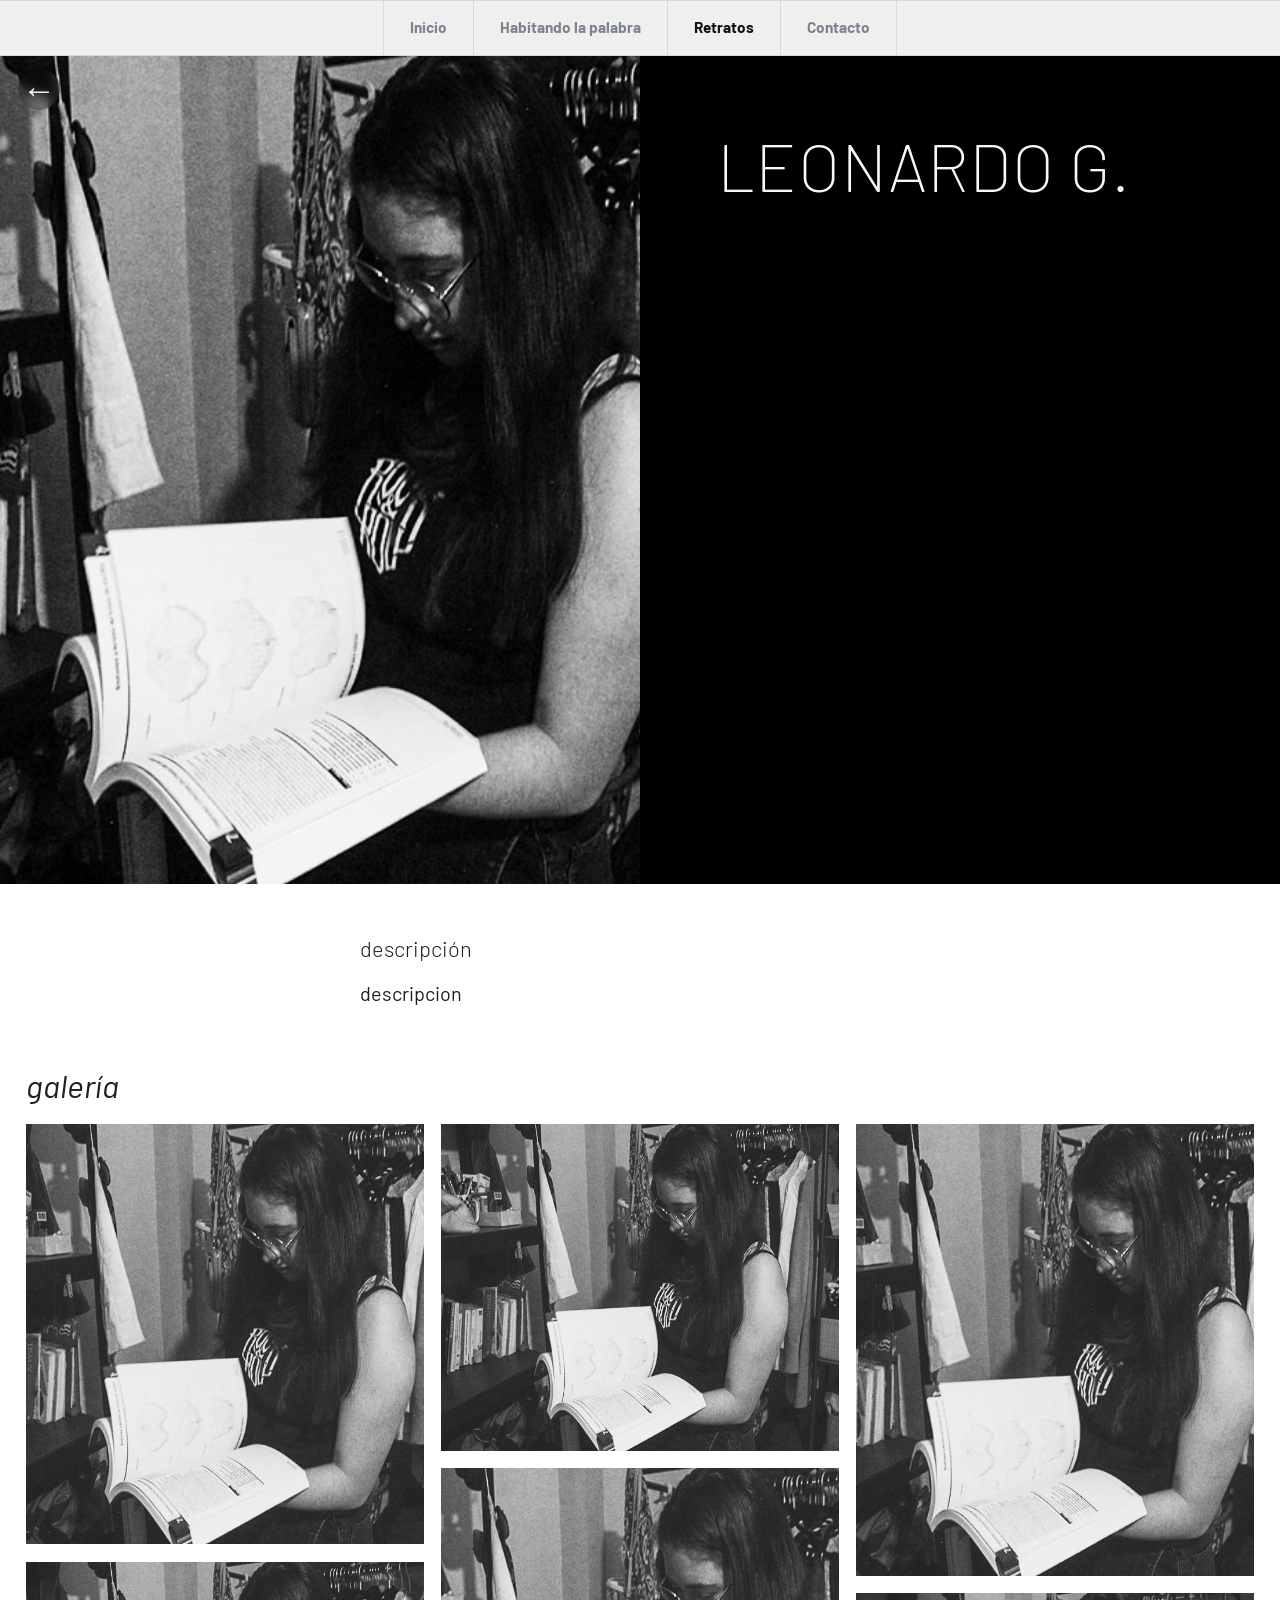
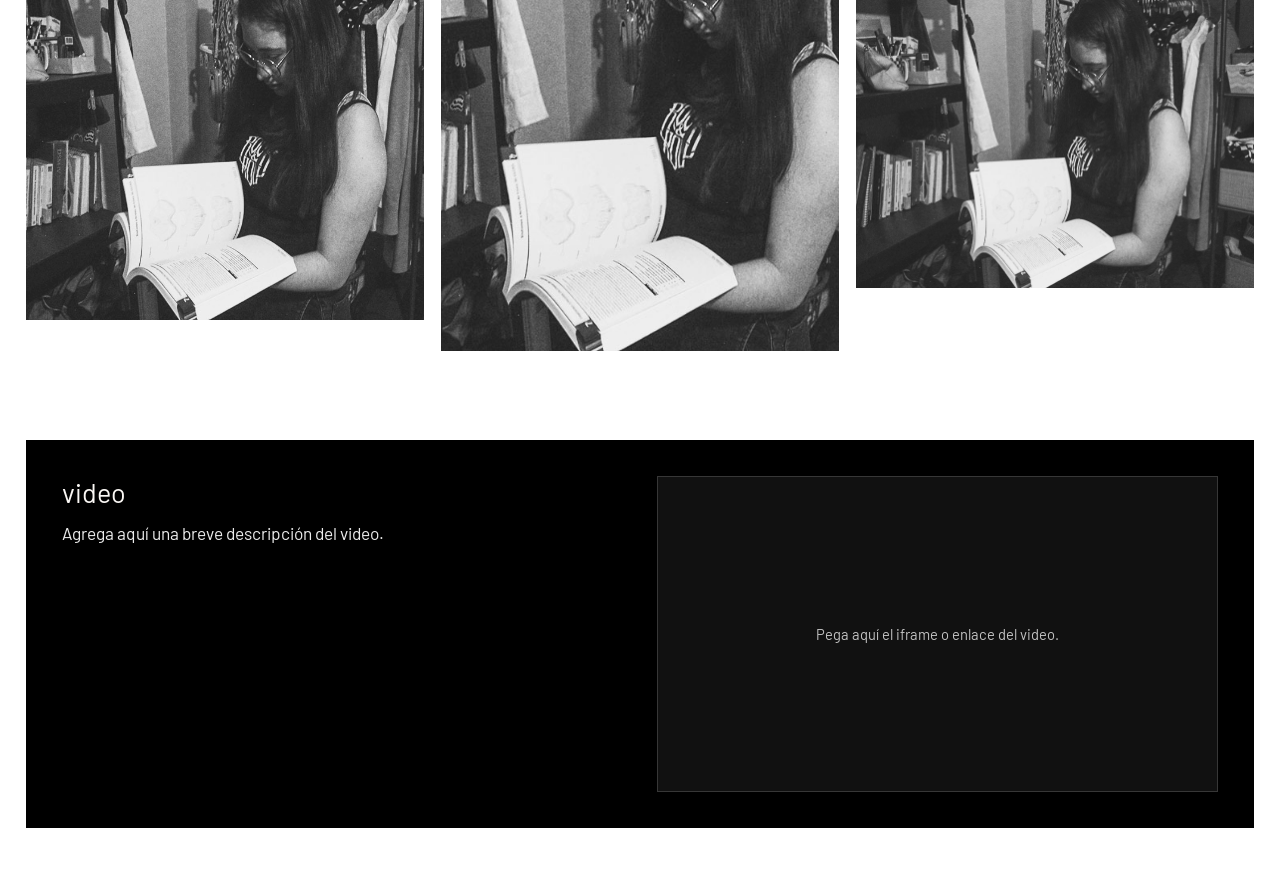
<file: retrato.com/personas/leonardo-g.html>
<!doctype html>
<html lang="es">
<head>
  <meta charset="UTF-8">
  <meta name="viewport" content="width=device-width, initial-scale=1.0">
  <title>Leonardo G. | retrato.com</title>
  <link rel="icon" type="image/png" href="../../assets/favicon.png">
  <link rel="preconnect" href="https://fonts.googleapis.com">
  <link rel="preconnect" href="https://fonts.gstatic.com" crossorigin>
  <link href="https://fonts.googleapis.com/css2?family=Barlow:ital,wght@0,100;1,300;1,500;1,700&display=swap" rel="stylesheet">
  <link rel="stylesheet" href="./detalle.css">
  <link rel="stylesheet" href="../../menu.css">
</head>
<body>
  <nav class="menu-principal" aria-label="menu principal">
    <ul class="menu-lista">
      <li class="menu-item"><a class="menu-link" href="../../index.html">Inicio</a></li>
      <li class="menu-item"><a class="menu-link" href="../../habitandolapalabra/index.html">Habitando la palabra</a></li>
      <li class="menu-item"><a class="menu-link activo" href="../index.html">Retratos</a></li>
      <li class="menu-item"><a class="menu-link" href="../../index.html#contacto">Contacto</a></li>
    </ul>
  </nav>

  <a class="volver" href="../index.html" aria-label="volver a la pagina anterior">
    <span class="volver-flecha" aria-hidden="true">&larr;</span>
  </a>

  <main class="detalle">
    <section class="detalle-hero">
      <div class="detalle-media">
        <figure class="detalle-imagen">
          <img src="../../assets/imagen-09.jpg" alt="Retrato de Leonardo G.">
        </figure>
      </div>

      <section class="detalle-contenido">
        <h1 class="detalle-nombre">Leonardo G.</h1>
      </section>
    </section>

    <section class="detalle-info">
      <h2>descripci&oacute;n</h2>
      <p>descripcion</p>
    </section>

    <section class="detalle-galeria" aria-label="galeria de Leonardo G.">
      <h2 class="detalle-galeria-titulo">galer&iacute;a</h2>
      <div class="detalle-galeria-carrusel">
        <div class="detalle-galeria-viewport">
          <div class="detalle-galeria-pista">
            <figure class="detalle-galeria-item"><img src="../../assets/imagen-09.jpg" alt="Galeria de Leonardo G."></figure>
          </div>
        </div>
      </div>
    </section>

    <section class="detalle-extra" aria-label="descripcion y reproductor">
      <div class="detalle-extra-texto">
        <h2>video</h2>
        <p>Agrega aqu&iacute; una breve descripci&oacute;n del video.</p>
      </div>
      <div class="detalle-extra-media">
        <div class="detalle-embed detalle-embed-placeholder">
          <p>Pega aqu&iacute; el iframe o enlace del video.</p>
        </div>
      </div>
    </section>
  </main>
  <script src="../../menu.js"></script>
  <script src="./galeria.js"></script>
</body>
</html>
</file>
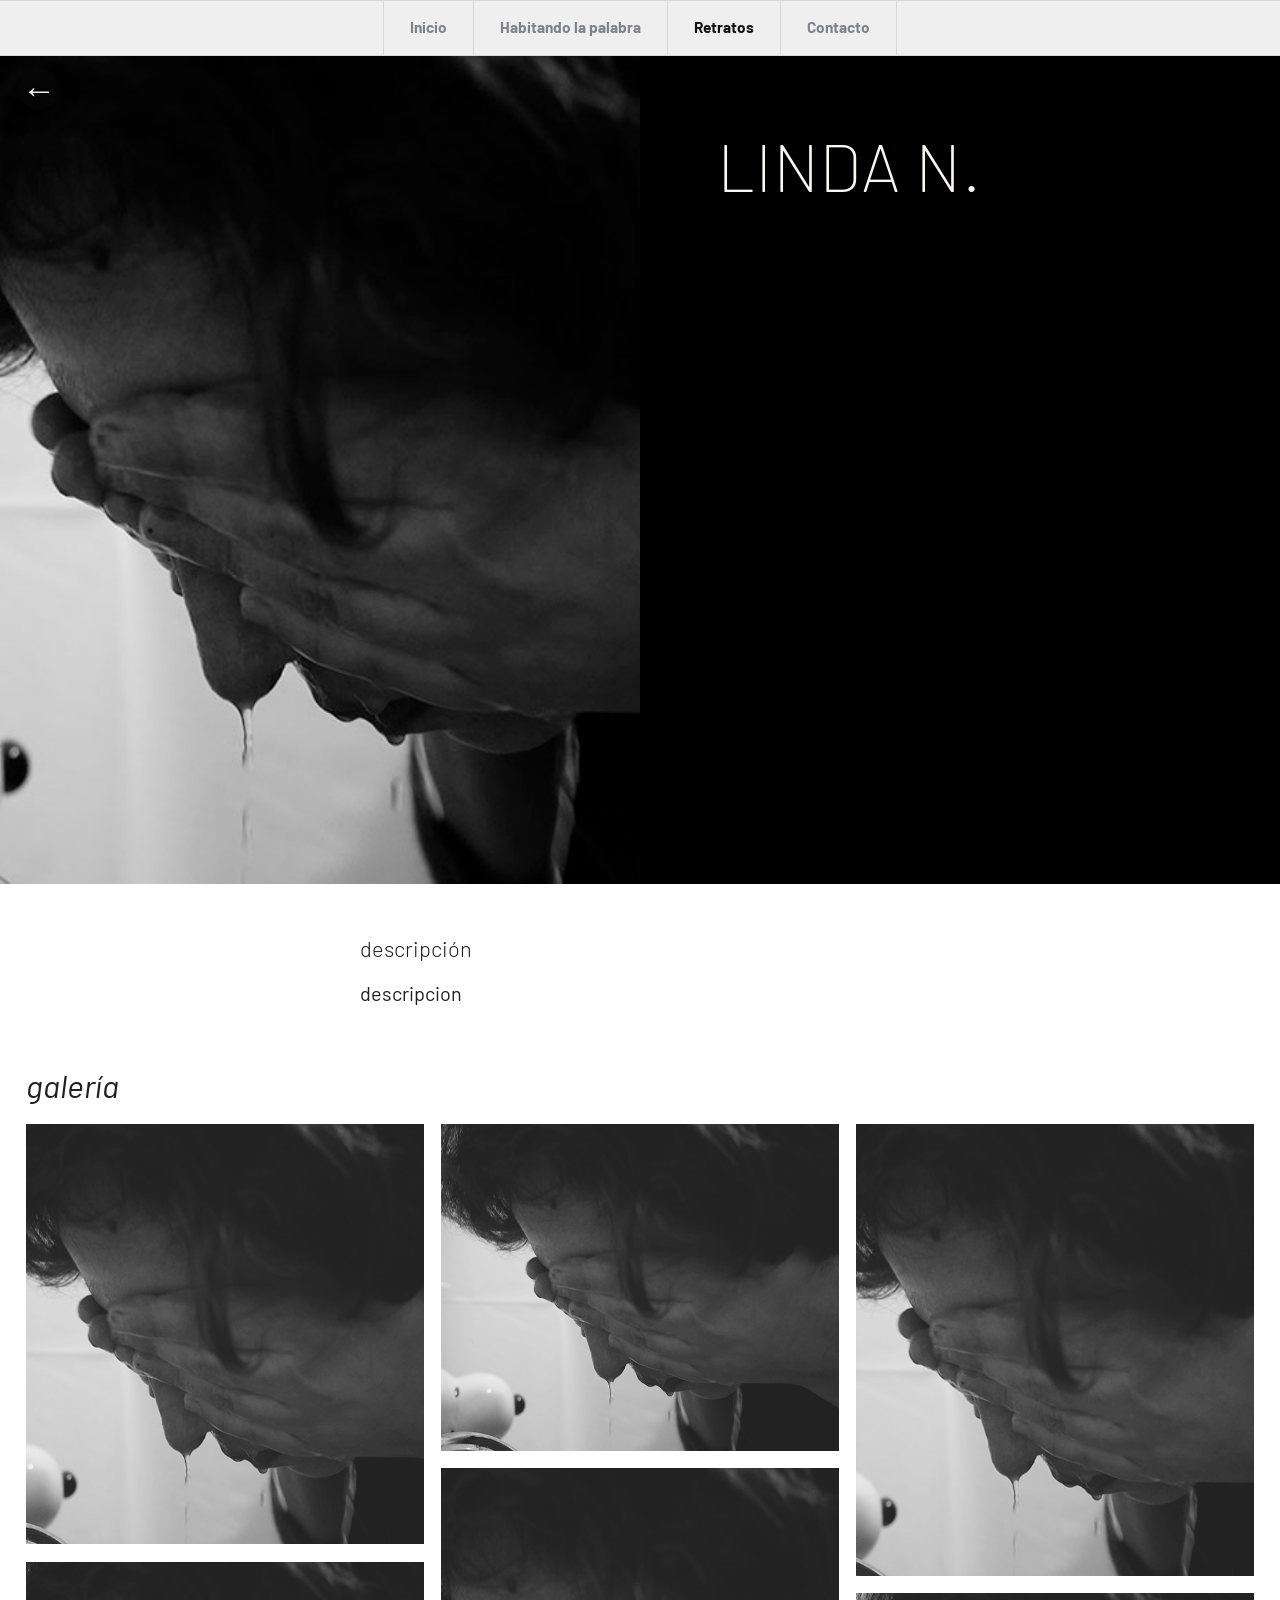
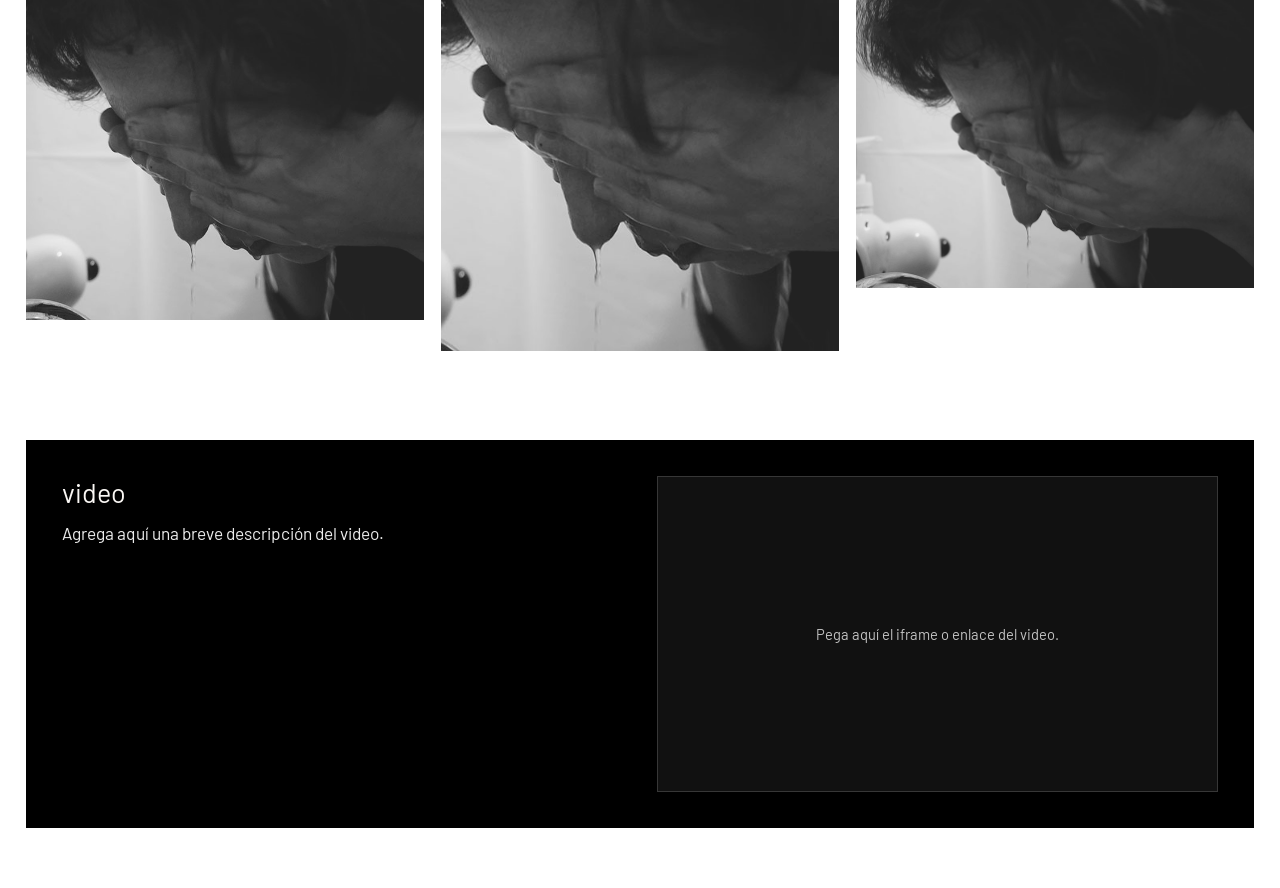
<file: retrato.com/personas/linda-n.html>
<!doctype html>
<html lang="es">
<head>
  <meta charset="UTF-8">
  <meta name="viewport" content="width=device-width, initial-scale=1.0">
  <title>Linda N. | retrato.com</title>
  <link rel="icon" type="image/png" href="../../assets/favicon.png">
  <link rel="preconnect" href="https://fonts.googleapis.com">
  <link rel="preconnect" href="https://fonts.gstatic.com" crossorigin>
  <link href="https://fonts.googleapis.com/css2?family=Barlow:ital,wght@0,100;1,300;1,500;1,700&display=swap" rel="stylesheet">
  <link rel="stylesheet" href="./detalle.css">
  <link rel="stylesheet" href="../../menu.css">
</head>
<body>
  <nav class="menu-principal" aria-label="menu principal">
    <ul class="menu-lista">
      <li class="menu-item"><a class="menu-link" href="../../index.html">Inicio</a></li>
      <li class="menu-item"><a class="menu-link" href="../../habitandolapalabra/index.html">Habitando la palabra</a></li>
      <li class="menu-item"><a class="menu-link activo" href="../index.html">Retratos</a></li>
      <li class="menu-item"><a class="menu-link" href="../../index.html#contacto">Contacto</a></li>
    </ul>
  </nav>

  <a class="volver" href="../index.html" aria-label="volver a la pagina anterior">
    <span class="volver-flecha" aria-hidden="true">&larr;</span>
  </a>

  <main class="detalle">
    <section class="detalle-hero">
      <div class="detalle-media">
        <figure class="detalle-imagen">
          <img src="../../assets/imagen-02.jpg" alt="Retrato de Linda N.">
        </figure>
      </div>

      <section class="detalle-contenido">
        <h1 class="detalle-nombre">Linda N.</h1>
      </section>
    </section>

    <section class="detalle-info">
      <h2>descripci&oacute;n</h2>
      <p>descripcion</p>
    </section>

    <section class="detalle-galeria" aria-label="galeria de Linda N.">
      <h2 class="detalle-galeria-titulo">galer&iacute;a</h2>
      <div class="detalle-galeria-carrusel">
        <div class="detalle-galeria-viewport">
          <div class="detalle-galeria-pista">
            <figure class="detalle-galeria-item"><img src="../../assets/imagen-02.jpg" alt="Galeria de Linda N."></figure>
          </div>
        </div>
      </div>
    </section>

    <section class="detalle-extra" aria-label="descripcion y reproductor">
      <div class="detalle-extra-texto">
        <h2>video</h2>
        <p>Agrega aqu&iacute; una breve descripci&oacute;n del video.</p>
      </div>
      <div class="detalle-extra-media">
        <div class="detalle-embed detalle-embed-placeholder">
          <p>Pega aqu&iacute; el iframe o enlace del video.</p>
        </div>
      </div>
    </section>
  </main>
  <script src="../../menu.js"></script>
  <script src="./galeria.js"></script>
</body>
</html>
</file>
<file: styles.css>
﻿body {
  margin: 0;
  background: #ffffff;
  color: #111111;
  font-family: 'Barlow', Arial, sans-serif;
  font-weight: 100;
  min-height: 100vh;
  display: flex;
  flex-direction: column;
}

.leyenda-construccion {
  margin: 12px 0 0 10px;
  font-size: 20px;
  font-style: italic;
  font-weight: 100;
  line-height: 1;
  text-decoration: underline;
}

h1 {
  margin: 20px auto 0;
  width: fit-content;
  font-size: clamp(32px, 9vw, 74px);
  font-style: italic;
  font-weight: 100;
  line-height: 1;
  white-space: nowrap;
}

.titulo-link {
  color: inherit;
  text-decoration: none;
}

.titulo-link:hover {
  text-decoration: underline;
}

.contenedor {
  width: min(92%, 820px);
  margin: 30px auto 0;
}

.mosaico {
  display: grid;
  gap: 2px;
  grid-template-columns: 1.05fr 1.05fr 1.5fr 1.15fr;
  grid-template-rows: 220px 110px 110px;
}

.pieza {
  overflow: hidden;
  background: transparent;
  min-height: 0;
}

.pieza-top-a {
  grid-column: 1;
  grid-row: 1;
}

.pieza-top-b {
  grid-column: 2;
  grid-row: 1;
}

.pieza-top-c {
  grid-column: 3 / 5;
  grid-row: 1;
}

.pieza-a {
  grid-column: 1;
  grid-row: 2;
}

.pieza-b {
  grid-column: 2;
  grid-row: 2;
}

.pieza-c {
  grid-column: 3;
  grid-row: 2 / 4;
}

.pieza-d {
  grid-column: 4;
  grid-row: 2 / 4;
}

.pieza-e {
  grid-column: 1 / 3;
  grid-row: 3;
}

.pieza img {
  width: 100%;
  height: 100%;
  display: block;
  object-fit: cover;
  opacity: 0;
  transition: opacity 0.2s ease;
}

.pieza.activa img {
  opacity: 1;
  object-position: center;
}

.nombres {
  margin: 2cm 0 30px 30px;
  padding-left: 0;
  list-style: none;
  font-size: 20px;
  font-weight: 100;
}

.nombres li {
  margin: 7px 0;
}

.nombres a {
  color: #111111;
  text-decoration: underline;
}

.seccion-inferior {
  background: #000000;
  color: #ffffff;
  padding: calc(19px + 1cm) 30px;
  display: flex;
  align-items: center;
  justify-content: space-between;
  gap: 24px;
  font-size: 22px;
  font-weight: 100;
  overflow-x: auto;
}

.seccion-inferior a {
  flex: 1 1 0;
  text-align: center;
  white-space: nowrap;
  color: #ffffff;
  text-decoration: none;
}

.seccion-inferior a:hover {
  text-decoration: underline;
}

@media (max-width: 900px) {
  .leyenda-construccion {
    font-size: 16px;
    margin-left: 8px;
  }

  h1 {
    font-size: clamp(30px, 12vw, 52px);
  }

  .mosaico {
    grid-template-columns: 1fr;
    grid-template-rows: none;
  }

  .mosaico > .pieza {
    grid-column: auto;
    grid-row: auto;
    min-height: 180px;
  }

  .nombres {
    margin: 2cm 0 30px 16px;
    font-size: 18px;
  }

  .seccion-inferior {
    padding: 28px 16px;
    gap: 14px;
    font-size: 16px;
  }
}
</file>
<file: retrato.com/personas/detalle.css>
* {
  box-sizing: border-box;
}

:root {
  --fondo: #ffffff;
  --panel: #000000;
  --panel-oscuro: #111111;
  --texto: #1f1f1f;
  --texto-claro: #faf7f4;
  --tarjeta: #d2cdca;
  --ancho-mosaico: min(100%, 1420px);
  --ancho-visor: min(92vw, 1240px);
  --marco-mosaico-x: clamp(18px, 2vw, 28px);
  --alto-portada: min(92vh, 860px);
  --alto-media-movil: clamp(280px, 48vh, 420px);
}

body {
  margin: 0;
  min-height: 100vh;
  background: var(--fondo);
  color: var(--texto);
  font-family: "Barlow", Arial, sans-serif;
  overflow-x: hidden;
}

body.detalle-lightbox-abierto {
  overflow: hidden;
}

.volver {
  position: fixed;
  top: calc(var(--menu-altura) + 14px);
  left: 18px;
  display: inline-flex;
  align-items: center;
  justify-content: center;
  width: 42px;
  height: 42px;
  text-decoration: none;
  color: var(--texto-claro);
  line-height: 1;
  z-index: 20;
  border-radius: 999px;
  background: rgba(20, 20, 20, 0.22);
  backdrop-filter: blur(6px);
}

.volver-flecha {
  display: inline-flex;
  align-items: center;
  justify-content: center;
  width: 100%;
  height: 100%;
  font-size: 34px;
  font-style: italic;
  line-height: 1;
  transform: translateX(-1px);
}

.detalle {
  width: 100%;
  margin: 0;
  padding: 0 0 clamp(36px, 5vw, 60px);
}

.detalle-hero {
  display: grid;
  grid-template-columns: minmax(0, 1fr) minmax(0, 1fr);
  height: var(--alto-portada);
  min-height: var(--alto-portada);
  overflow: hidden;
}

.detalle-media {
  height: 100%;
  min-width: 0;
}

.detalle-imagen {
  position: relative;
  margin: 0;
  width: 100%;
  height: 100%;
  overflow: hidden;
  background: var(--panel-oscuro);
  line-height: 0;
}

.detalle-imagen img {
  position: absolute;
  inset: 0;
  width: 100%;
  height: 100%;
  object-fit: cover;
  object-position: center;
  display: block;
  filter: grayscale(1);
}

.detalle-contenido {
  display: grid;
  align-content: start;
  gap: clamp(24px, 3vw, 34px);
  height: 100%;
  min-height: 0;
  min-width: 0;
  padding: clamp(52px, 6vw, 88px) clamp(40px, 6vw, 86px);
  background: var(--panel);
  color: var(--texto-claro);
  overflow: hidden;
}

.detalle-nombre {
  margin: 0;
  font-size: clamp(44px, 5.3vw, 82px);
  line-height: 0.96;
  font-style: normal;
  font-weight: 200;
  letter-spacing: 0.01em;
  text-transform: uppercase;
  overflow-wrap: anywhere;
}

.detalle-info {
  width: min(100%, 40rem);
  max-width: 40rem;
}

.detalle > .detalle-info {
  margin: clamp(28px, 4vw, 52px) auto 0;
  padding: 0 clamp(22px, 4vw, 40px);
}

.detalle-info h2 {
  margin: 0 0 18px;
  font-size: clamp(18px, 1.7vw, 24px);
  font-style: normal;
  font-weight: 300;
}

.detalle-info p {
  margin: 0;
  font-size: clamp(18px, 1.55vw, 27px);
  line-height: 1.45;
  color: rgba(255, 255, 255, 0.97);
  white-space: pre-line;
  text-wrap: pretty;
}

.detalle > .detalle-info p {
  color: var(--texto);
}

.detalle-galeria {
  width: var(--ancho-mosaico);
  margin: 0 auto;
  padding: clamp(34px, 5vw, 58px) var(--marco-mosaico-x) clamp(56px, 7vw, 98px);
  opacity: 0;
  transform: translateY(78px);
  transition: opacity 0.55s ease, transform 0.75s cubic-bezier(0.22, 1, 0.36, 1);
}

.detalle-galeria.activa {
  opacity: 1;
  transform: translateY(0);
}

.detalle-galeria-titulo {
  margin: 0 0 20px;
  font-size: clamp(24px, 2.5vw, 34px);
  font-style: italic;
  font-weight: 400;
}

.detalle-galeria-carrusel {
  position: static;
  padding: 0;
}

.detalle-galeria-viewport {
  overflow: visible;
}

.detalle-galeria-pista {
  --espacio: clamp(14px, 1.35vw, 22px);
  display: grid;
  grid-template-columns: repeat(3, minmax(0, 1fr));
  grid-auto-rows: clamp(14px, 0.78vw, 18px);
  grid-auto-flow: dense;
  gap: var(--espacio);
  perspective: 1000px;
  will-change: auto;
  transform: none !important;
}

.detalle-galeria-item {
  position: relative;
  flex: none;
  margin: 0;
  aspect-ratio: auto;
  grid-column: span 1;
  grid-row: span 10;
  overflow: hidden;
  background: var(--tarjeta);
  opacity: 0;
  transform: translateY(86px) rotateX(-80deg);
  transform-origin: bottom center;
  transition:
    transform 0.8s cubic-bezier(0.215, 0.61, 0.355, 1),
    opacity 0.7s ease;
  transition-delay: var(--item-delay, 0s);
  cursor: pointer;
  touch-action: manipulation;
}

.detalle-galeria.activa .detalle-galeria-item {
  opacity: 1;
  transform: translateY(0) rotateX(0deg);
}

.detalle-galeria-item:focus-visible {
  outline: 2px solid rgba(20, 20, 20, 0.75);
  outline-offset: 6px;
}

.detalle-galeria-item.forma-a {
  grid-column: 1;
  grid-row: 1 / span 14;
}

.detalle-galeria-item.forma-b {
  grid-column: 2;
  grid-row: 1 / span 11;
}

.detalle-galeria-item.forma-c {
  grid-column: 3;
  grid-row: 1 / span 15;
}

.detalle-galeria-item.forma-d {
  grid-column: 1;
  grid-row: 15 / span 12;
}

.detalle-galeria-item.forma-e {
  grid-column: 2;
  grid-row: 12 / span 16;
}

.detalle-galeria-item.forma-f {
  grid-column: 3;
  grid-row: 16 / span 10;
}

.detalle-galeria-item:nth-child(n + 7) {
  display: none;
}

.detalle-galeria-item img {
  position: absolute;
  inset: 0;
  width: 100%;
  height: 100%;
  object-fit: cover;
  object-position: center;
  display: block;
  filter: grayscale(1) saturate(0.7) contrast(0.76) brightness(1.1);
  transition: filter 0.32s ease, transform 0.32s ease;
  pointer-events: none;
  user-select: none;
  -webkit-user-drag: none;
}

.detalle-galeria-item:hover img,
.detalle-galeria-item:focus-within img {
  filter: grayscale(1) saturate(1) contrast(1.04) brightness(0.96);
  transform: scale(1.015);
}

.detalle-lightbox[hidden] {
  display: none;
}

.detalle-lightbox {
  position: fixed;
  inset: 0;
  z-index: 90;
  display: grid;
  padding: clamp(18px, 3.5vw, 42px);
  background: rgba(8, 8, 8, 0.84);
  backdrop-filter: blur(14px);
  opacity: 0;
  transition: opacity 0.2s ease;
}

.detalle-lightbox.activa {
  opacity: 1;
}

.detalle-lightbox__backdrop {
  position: absolute;
  inset: 0;
  border: 0;
  padding: 0;
  background: transparent;
  cursor: pointer;
}

.detalle-lightbox__dialog {
  position: relative;
  z-index: 1;
  width: fit-content;
  max-width: 100%;
  height: auto;
  max-height: calc(100vh - 36px);
  margin: auto;
  display: grid;
  grid-template-rows: auto auto;
  gap: clamp(14px, 2vw, 22px);
  align-items: end;
}

.detalle-lightbox__close {
  position: fixed;
  top: clamp(12px, 1.6vw, 22px);
  right: clamp(12px, 1.6vw, 22px);
  z-index: 2;
  width: auto;
  height: auto;
  border: 0;
  padding: 8px 10px;
  background: transparent;
  color: #ffffff;
  display: inline-flex;
  align-items: center;
  justify-content: center;
  font-size: clamp(32px, 3vw, 40px);
  font-weight: 300;
  line-height: 1;
  cursor: pointer;
  transition: opacity 0.2s ease, transform 0.2s ease;
  text-shadow: 0 3px 12px rgba(0, 0, 0, 0.45);
}

.detalle-lightbox__close:hover,
.detalle-lightbox__close:focus-visible {
  opacity: 0.72;
  transform: scale(1.04);
  outline: none;
}

.detalle-lightbox__frame {
  min-height: 0;
  display: grid;
  place-items: center;
  width: fit-content;
  max-width: var(--ancho-visor);
  padding: 0;
  border: 0;
  background: transparent;
  overflow: visible;
}

.detalle-lightbox__image {
  max-width: var(--ancho-visor);
  max-height: calc(100vh - 150px);
  width: auto;
  height: auto;
  display: block;
  object-fit: contain;
  box-shadow: none;
}

.detalle-lightbox__meta {
  display: flex;
  align-items: end;
  justify-content: space-between;
  gap: clamp(16px, 3vw, 34px);
  width: 100%;
  max-width: 100%;
  color: var(--texto-claro);
  text-shadow: 0 3px 12px rgba(0, 0, 0, 0.45);
}

.detalle-lightbox__caption,
.detalle-lightbox__counter {
  margin: 0;
}

.detalle-lightbox__caption {
  max-width: calc(100% - 110px);
  font-size: clamp(13px, 1.15vw, 18px);
  font-weight: 300;
  line-height: 1.14;
  letter-spacing: 0.01em;
  white-space: nowrap;
}

.detalle-lightbox__counter {
  font-size: clamp(12px, 0.95vw, 15px);
  letter-spacing: 0.12em;
  text-transform: uppercase;
  opacity: 0.82;
  white-space: nowrap;
}

.detalle-extra {
  width: calc(var(--ancho-mosaico) - var(--marco-mosaico-x) - var(--marco-mosaico-x));
  margin: 0 auto 0;
  padding: clamp(22px, 3.4vw, 36px);
  background: #000000;
  color: var(--texto-claro);
  display: grid;
  grid-template-columns: minmax(0, 1fr) minmax(0, 1fr);
  gap: clamp(18px, 3vw, 34px);
}

.detalle-extra-texto h2 {
  margin: 0 0 12px;
  font-size: clamp(20px, 2.1vw, 30px);
  font-weight: 400;
}

.detalle-extra-texto p {
  margin: 0;
  font-size: clamp(16px, 1.35vw, 20px);
  line-height: 1.55;
  color: rgba(255, 255, 255, 0.92);
}

.detalle-extra-media {
  min-width: 0;
}

.detalle-embed {
  width: 100%;
  aspect-ratio: 16 / 9;
  background: #111111;
  display: grid;
  place-items: center;
}

.detalle-embed-placeholder {
  border: 1px solid rgba(255, 255, 255, 0.16);
  padding: clamp(18px, 2vw, 26px);
}

.detalle-embed-placeholder p {
  margin: 0;
  max-width: 24rem;
  font-size: clamp(14px, 1.15vw, 17px);
  line-height: 1.55;
  text-align: center;
  color: rgba(255, 255, 255, 0.74);
}

.detalle-embed iframe,
.detalle-embed object,
.detalle-embed embed {
  width: 100%;
  height: 100%;
  border: 0;
}

@media (max-width: 1080px) {
  .detalle-hero {
    grid-template-columns: minmax(0, 1fr);
    height: auto;
    min-height: 0;
  }

  .detalle-media {
    height: var(--alto-media-movil);
  }

  .detalle-contenido {
    height: auto;
    padding: clamp(28px, 6vw, 44px) clamp(22px, 6vw, 40px);
  }

  .detalle-info {
    width: min(100%, 40rem);
    max-width: 40rem;
  }
}

@media (max-width: 760px) {
  .volver {
    top: calc(var(--menu-altura) + 10px);
    left: 12px;
  }

  .detalle-lightbox {
    padding: 16px;
  }

  .detalle-lightbox__dialog {
    max-height: calc(100vh - 32px);
  }

  .detalle-lightbox__frame {
    padding: 0;
    max-width: 100%;
  }

  .detalle-lightbox__meta {
    flex-direction: column;
    align-items: flex-start;
  }

  .detalle-lightbox__caption {
    max-width: none;
  }

  .detalle-galeria-pista {
    grid-template-columns: repeat(2, minmax(0, 1fr));
    grid-auto-rows: clamp(78px, 24vw, 130px);
  }

  .detalle-galeria-item {
    grid-column: auto !important;
    grid-row: auto !important;
  }

  .detalle-extra {
    grid-template-columns: minmax(0, 1fr);
  }
}

@media (max-width: 560px) {
  .detalle-media {
    height: 38vh;
  }

  .detalle-nombre {
    font-size: clamp(38px, 10vw, 54px);
  }

  .detalle-info {
    width: 100%;
    max-width: none;
  }

  .detalle-info p {
    font-size: clamp(18px, 5vw, 22px);
  }

  .detalle-galeria-carrusel {
    padding-inline: 0;
  }

  .detalle-lightbox__close {
    padding: 6px 8px;
    font-size: 34px;
  }

  .detalle-lightbox__image {
    max-width: 100%;
    max-height: calc(100vh - 180px);
  }

  .detalle-galeria-pista {
    grid-template-columns: 1fr;
    grid-auto-rows: clamp(120px, 46vw, 220px);
  }

}
</file>
<file: menu.css>
:root {
  --menu-fondo: #efefef;
  --menu-borde: #d8d8d8;
  --menu-texto: #7c838c;
  --menu-texto-activo: #111111;
  --menu-altura: 54px;
}

.menu-principal {
  position: relative;
  background: var(--menu-fondo);
  border-top: 1px solid var(--menu-borde);
  border-bottom: 1px solid var(--menu-borde);
}

.menu-lista {
  width: min(100%, 1000px);
  margin: 0 auto;
  padding: 0;
  list-style: none;
  display: flex;
  justify-content: center;
  align-items: stretch;
}

.menu-item {
  flex: 0 0 auto;
  border-left: 1px solid var(--menu-borde);
}

.menu-item:last-child {
  border-right: 1px solid var(--menu-borde);
}

.menu-link {
  display: inline-flex;
  align-items: center;
  justify-content: center;
  min-height: var(--menu-altura);
  padding: 0 clamp(14px, 2.1vw, 26px);
  text-decoration: none;
  color: var(--menu-texto);
  font-family: "Barlow", Arial, sans-serif;
  font-size: clamp(14px, 1.2vw, 18px);
  font-weight: 700;
  line-height: 1;
  white-space: nowrap;
  transition: color 0.2s ease;
}

.menu-link:hover,
.menu-link.activo {
  color: var(--menu-texto-activo);
}

@media (max-width: 980px) {
  :root {
    --menu-altura: 46px;
  }

  .menu-lista {
    width: 100%;
    justify-content: flex-start;
    overflow-x: auto;
    -webkit-overflow-scrolling: touch;
  }

  .menu-link {
    font-size: clamp(12px, 3.4vw, 15px);
    padding: 0 14px;
  }
}
</file>
